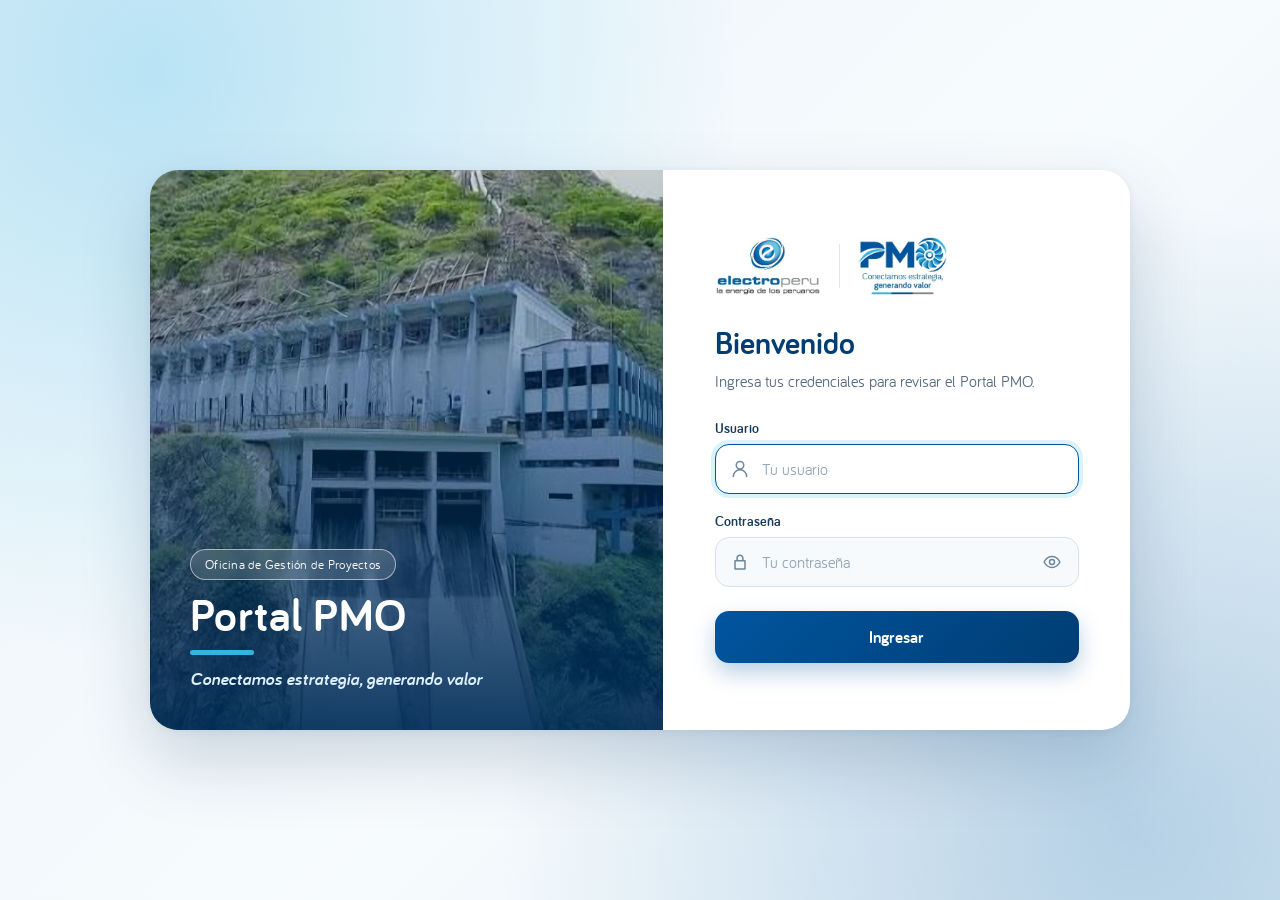
<file: index.html>
<!DOCTYPE html>
<html lang="es">
<head>
  <meta charset="UTF-8">
  <meta name="viewport" content="width=device-width, initial-scale=1.0">
  <meta name="description" content="Portal de la Oficina de Gestión de Proyectos (PMO) de ELECTROPERU: indicadores, portafolios, proyectos, gestión BIM y documentos.">
  <title>Portal PMO | ELECTROPERU</title>
  <link rel="canonical" href="https://frankwcc7.github.io/portal-pmo/">
  <meta property="og:type" content="website">
  <meta property="og:locale" content="es_PE">
  <meta property="og:site_name" content="Portal PMO · ELECTROPERU">
  <meta property="og:title" content="Portal PMO | ELECTROPERU">
  <meta property="og:description" content="Indicadores, portafolios, proyectos, gestión BIM y documentos de la Oficina de Gestión de Proyectos de ELECTROPERU.">
  <meta property="og:url" content="https://frankwcc7.github.io/portal-pmo/">
  <meta property="og:image" content="https://frankwcc7.github.io/portal-pmo/assets/img/og-portal-pmo.jpg">
  <meta property="og:image:width" content="1200">
  <meta property="og:image:height" content="630">
  <meta property="og:image:alt" content="Portal PMO de ELECTROPERU">
  <meta name="twitter:card" content="summary_large_image">
  <link rel="icon" href="favicon.ico" sizes="any">
  <link rel="icon" type="image/png" sizes="32x32" href="assets/img/favicon-32.png">
  <link rel="apple-touch-icon" href="assets/img/apple-touch-icon.png">
  <meta name="theme-color" content="#003D73">
  <link rel="preconnect" href="https://app.powerbi.com">
  <link rel="preconnect" href="https://content.powerapps.com" crossorigin>
  <link rel="dns-prefetch" href="https://wabi-south-central-us-api.analysis.windows.net">
  <link rel="preload" href="assets/fonts/bariol-400.woff2" as="font" type="font/woff2" crossorigin>
  <link rel="preload" href="assets/fonts/bariol-700.woff2" as="font" type="font/woff2" crossorigin>
  <link rel="stylesheet" href="css/estilos.css?v=202611261032">
  <!-- Acceso temporal de revisión: borrar estas 3 líneas cuando se apruebe el portal -->
  <meta name="robots" content="noindex, nofollow">
  <link rel="stylesheet" href="css/acceso.css?v=202611261032">
  <script src="js/acceso.js?v=202611261032"></script>
</head>
<body>
  <div class="reading-progress" aria-hidden="true"><span></span></div>
  <header class="topbar">
    <div class="topbar-inner">
      
      <div class="brand-pair" aria-label="Identidad institucional y de la PMO">
        <div class="logo-slot electro-logo" role="link" tabindex="0" title="Ir al inicio" aria-label="Ir al inicio" style="cursor:pointer">
          <img src="assets/img/logo-electroperu.jpg" width="278" height="151" alt="Logotipo oficial de ELECTROPERU">
        </div>
        <span class="logo-divider" aria-hidden="true"></span>
        <div class="logo-slot pmo-logo go-home" role="link" tabindex="0" title="Ir al inicio" aria-label="Ir al inicio" style="cursor:pointer">
          <img src="assets/img/logo-pmo.jpg" width="232" height="151" alt="Logotipo de la Oficina de Gestión de Proyectos - PMO">
        </div>
      </div>
      <nav class="nav" aria-label="Navegación principal">
        <a class="active" href="#inicio" data-page="inicio">Inicio</a>
        <a href="#gestion-pmo" data-page="gestion-pmo">Gestión PMO</a>
        <a href="#portafolios" data-page="portafolios">Portafolios</a>
        <a href="#proyectos" data-page="proyectos">Proyectos</a>
        <a href="#gestion-bim" data-page="gestion-bim">Gestión BIM</a>
        <a href="#videos" data-page="videos">Videos</a>
      </nav>
    </div>
  </header>


  <main>
    <div id="homeView">
    <section class="hero" id="inicio" aria-label="Presentación del Portal PMO">
      <img src="assets/img/banner-inicio.webp" srcset="assets/img/banner-inicio-800.webp 800w, assets/img/banner-inicio-1280.webp 1280w, assets/img/banner-inicio.webp 1920w" sizes="100vw" width="1920" height="601" fetchpriority="high" alt="Banner de la Oficina de Gestión de Proyectos - Portal PMO, con una vista de una central hidroeléctrica.">
    </section>

    
    <section class="content intro">
      <div class="eyebrow">ELECTROPERU · Gerencia de Proyectos</div>
      <h1>Conoce nuestra PMO</h1>
      <div class="intro-copy">
        <p>La Oficina de Gestión de Proyectos (PMO) de ELECTROPERU impulsa una gestión integrada y estratégica de los portafolios, programas y proyectos de la organización, promoviendo la aplicación de metodologías, herramientas y buenas prácticas que contribuyen al cumplimiento de los objetivos institucionales.</p>
        <p>A través de una visión articulada, fortalecemos la planificación, el seguimiento y el control de las iniciativas, buscando optimizar los recursos, gestionar los riesgos y maximizar la generación de valor para la empresa y el país.</p>
      </div>
    </section>

    <section class="content pbi-kpis" aria-label="Indicadores generales">
      <div class="pbi-scroll">
        <div class="pbi-frame">
          <div class="pbi-skeleton" aria-hidden="true"><span></span><span></span><span></span><span></span><span></span></div>
          <iframe title="Indicadores de la PMO (Power BI)" src="https://app.powerbi.com/view?r=eyJrIjoiZDQ4YmJkYTAtNjU1ZS00ZDE4LWE5ZjEtYTA4NjA2NWRlNTRkIiwidCI6ImY5MzRlNWY3LTAwODgtNGJlZS1hN2RlLWI5ZWNjNWY2OTQxZCIsImMiOjR9" scrolling="no" tabindex="-1"></iframe>
        </div>
      </div>
    </section>
<section class="content news-section" id="newsCarousel" aria-labelledby="newsTitle">
      <div class="news-heading">
        <div>
          <span class="eyebrow">Actualidad · Gerencia de Proyectos</span>
          <h2 id="newsTitle">Noticias y novedades</h2>
          <p>Avances, iniciativas y conocimiento de la PMO.</p>
        </div>
        <div class="news-controls" aria-label="Controles del carrusel">
          <button type="button" class="news-control" id="newsPrev" aria-label="Noticia anterior">‹</button>
          <button type="button" class="news-control" id="newsNext" aria-label="Siguiente noticia">›</button>
        </div>
      </div>
      <div class="news-viewport" id="newsViewport" aria-roledescription="carrusel" aria-label="Noticias de la Gerencia de Proyectos">
        <div class="news-track" id="newsTrack">
<article class="news-slide">
            <button class="news-image-button" type="button" aria-label="Ampliar noticia: Modernizando nuestros grupos de generación">
              <img src="assets/img/modernizacion-de-los-grupos-de-generacion-de-la-mini.webp" data-full="assets/img/modernizacion-de-los-grupos-de-generacion-de-la.webp" alt="Flyer sobre la modernización de los grupos de generación de la central hidroeléctrica Santiago Antúnez de Mayolo." loading="lazy" decoding="async">
              <span class="news-zoom-hint" aria-hidden="true">Ampliar imagen</span>
            </button>
            <div class="news-slide-copy">
              
              <h3>Modernizando nuestros grupos de generación</h3>
            </div>
          </article>
<article class="news-slide">
            <button class="news-image-button" type="button" aria-label="Ampliar noticia: Modernizando nuestros grupos de generación">
              <img src="assets/img/parada-del-grupo-7-de-la-central-santiago-antune-mini.webp" data-full="assets/img/parada-del-grupo-7-de-la-central-santiago-antune.webp" alt="Flyer de la parada del Grupo 7 de la central Santiago Antúnez de Mayolo." loading="lazy" decoding="async">
              <span class="news-zoom-hint" aria-hidden="true">Ampliar imagen</span>
            </button>
            <div class="news-slide-copy">
              
              <h3>Modernizando nuestros grupos de generación</h3>
              <a class="news-video-link" href="https://www.youtube.com/watch?v=CV2vzfq5yug" target="_blank" rel="noopener noreferrer">Ver video de la parada del Grupo 7 ↗</a>
            </div>
          </article>
<article class="news-slide">
            <button class="news-image-button" type="button" aria-label="Ampliar noticia: Retomamos los trabajos del Relleno Sanitario de Quichuas">
              <img src="assets/img/reanudacion-de-los-trabajos-del-relleno-sanitari-mini.webp" data-full="assets/img/reanudacion-de-los-trabajos-del-relleno-sanitari.webp" alt="Flyer sobre la reanudación de los trabajos del Relleno Sanitario de Quichuas." loading="lazy" decoding="async">
              <span class="news-zoom-hint" aria-hidden="true">Ampliar imagen</span>
            </button>
            <div class="news-slide-copy">
              
              <h3>Retomamos los trabajos del Relleno Sanitario de Quichuas</h3>
            </div>
          </article>
<article class="news-slide">
            <button class="news-image-button" type="button" aria-label="Ampliar noticia: Inspección y ensayos de los Alivios 1, 2 y 3">
              <img src="assets/img/inspeccion-y-ensayos-de-los-alivios-1-2-y-3-de-l-mini.webp" data-full="assets/img/inspeccion-y-ensayos-de-los-alivios-1-2-y-3-de-l.webp" alt="Flyer sobre la inspección y ensayos de los Alivios 1, 2 y 3 de la Presa Tablachaca." loading="lazy" decoding="async">
              <span class="news-zoom-hint" aria-hidden="true">Ampliar imagen</span>
            </button>
            <div class="news-slide-copy">
              
              <h3>Inspección y ensayos de los Alivios 1, 2 y 3</h3>
            </div>
          </article>
          <article class="news-slide">
            <button class="news-image-button" type="button" aria-label="Ampliar noticia: Plantas de tratamiento de agua potable en operación">
              <img src="assets/img/puesta-en-operacion-de-las-plantas-de-tratamient-mini.webp" data-full="assets/img/puesta-en-operacion-de-las-plantas-de-tratamient.webp" alt="Flyer sobre la puesta en operación de las plantas de tratamiento de agua potable de ELECTROPERU." loading="lazy" decoding="async">
              <span class="news-zoom-hint" aria-hidden="true">Ampliar imagen</span>
            </button>
            <div class="news-slide-copy">
              
              <h3>Plantas de tratamiento de agua potable en operación</h3>
              <a class="news-video-link" href="https://www.youtube.com/watch?v=ynFJo64Md2k" target="_blank" rel="noopener noreferrer">Ver video de las PTAP ↗</a>
            </div>
          </article>
<article class="news-slide">
            <button class="news-image-button" type="button" aria-label="Ampliar noticia: Visita académica de la Universidad de la Costa">
              <img src="assets/img/visita-de-estudiantes-de-posgrado-de-la-universi-mini.webp" data-full="assets/img/visita-de-estudiantes-de-posgrado-de-la-universi.webp" alt="Flyer de la visita de estudiantes de posgrado de la Universidad de la Costa de Colombia a ELECTROPERU." loading="lazy" decoding="async">
              <span class="news-zoom-hint" aria-hidden="true">Ampliar imagen</span>
            </button>
            <div class="news-slide-copy">
              
              <h3>Visita académica de la Universidad de la Costa</h3>
              <a class="news-video-link" href="https://www.youtube.com/watch?v=Unz9EVj9ey4" target="_blank" rel="noopener noreferrer">Ver video de la visita académica ↗</a>
            </div>
          </article>
<article class="news-slide">
            <button class="news-image-button" type="button" aria-label="Ampliar noticia: ¿Sabías que tenemos 10 portafolios institucionales?">
              <img src="assets/img/diez-portafolios-institucionales-de-electroperu-mini.webp" data-full="assets/img/diez-portafolios-institucionales-de-electroperu.webp" alt="Infografía que presenta los diez portafolios institucionales de ELECTROPERU." loading="lazy" decoding="async">
              <span class="news-zoom-hint" aria-hidden="true">Ampliar imagen</span>
            </button>
            <div class="news-slide-copy">
              
              <h3>¿Sabías que tenemos 10 portafolios institucionales?</h3>
            </div>
          </article>
<article class="news-slide">
            <button class="news-image-button" type="button" aria-label="Ampliar noticia: Culminó el Programa de Mentoría 2026">
              <img src="assets/img/cierre-del-programa-de-mentoria-2026-de-la-pmo-mini.webp" data-full="assets/img/cierre-del-programa-de-mentoria-2026-de-la-pmo.webp" alt="Flyer de cierre del Programa de Mentoría 2026 de la PMO." loading="lazy" decoding="async">
              <span class="news-zoom-hint" aria-hidden="true">Ampliar imagen</span>
            </button>
            <div class="news-slide-copy">
              
              <h3>Culminó el Programa de Mentoría 2026</h3>
            </div>
          </article>       </div>
      </div>
      <div class="news-footer">
        <div class="news-dots" id="newsDots" role="group" aria-label="Seleccionar noticia"></div>
        <span class="news-count" id="newsCount" aria-live="polite">1 / 5</span>
      </div>
      <dialog class="news-lightbox" id="newsLightbox" aria-label="Imagen de noticia ampliada">
        <button type="button" class="news-lightbox-close" id="newsLightboxClose" aria-label="Cerrar imagen ampliada">×</button>
        <img id="newsLightboxImage" alt="">
        <p id="newsLightboxCaption"></p>
      </dialog>
    </section>

    </div>


    <section id="projectsView" class="portfolio-view projects-view" hidden aria-labelledby="projectsTitle">
      <div class="content portfolio-shell">
        <div class="portfolio-heading">
          <div class="eyebrow">ELECTROPERU · Gerencia de Proyectos</div>
          <h1 id="projectsTitle">Proyectos</h1>
          <p>Consulta el portafolio de proyectos y sus principales indicadores de gestión.</p>
        </div>
        <section class="projects-dashboard" aria-label="Dashboard de proyectos">
          <div class="powerbi-frame">
            <iframe
              title="MODELO 01 - Dashboard de proyectos ELECTROPERU"
              data-preload-src="https://app.powerbi.com/view?r=eyJrIjoiZjhmNjhkNDItZjlhNC00ZjM2LWFhMWYtZjdmMmY5OTBiZDM1IiwidCI6ImY5MzRlNWY3LTAwODgtNGJlZS1hN2RlLWI5ZWNjNWY2OTQxZCIsImMiOjR9"
              data-preload-page="proyectos"
              allowfullscreen="true">
            </iframe>
          </div>
        </section>
        <section class="project-gallery" aria-labelledby="projectGalleryTitle">
          <div class="project-gallery-heading">
            <div><span class="section-kicker">Proyectos que transforman</span><h2 id="projectGalleryTitle">Proyectos destacados</h2><p>Imágenes de los proyectos más relevantes de ELECTROPERU.</p></div>
            <div class="project-gallery-controls" aria-label="Navegar fotografías de proyectos"><button class="project-gallery-arrow" type="button" data-project-prev aria-label="Fotografías anteriores">‹</button><button class="project-gallery-arrow" type="button" data-project-next aria-label="Fotografías siguientes">›</button></div>
          </div>
          <div class="project-gallery-viewport"><div class="project-gallery-track" data-project-track>
            <article class="project-photo-card"><button class="project-photo" type="button" aria-label="Ampliar foto: Intervenciones Prioritarias en la Central Hidroeléctrica Santiago Antúnez de Mayolo"><img src="assets/img/proyectos/intervenciones-prioritarias-en-la-central-hidroelectrica-san.webp" data-full="assets/img/proyectos/intervenciones-prioritarias-en-la-central-hidroelectrica-san-full.webp" alt="Intervenciones Prioritarias en la Central Hidroeléctrica Santiago Antúnez de Mayolo" loading="lazy" decoding="async"><span class="news-zoom-hint" aria-hidden="true">Ampliar imagen</span></button><div class="project-photo-info"><h3>Intervenciones Prioritarias en la Central Hidroeléctrica Santiago Antúnez de Mayolo</h3></div></article>
            <article class="project-photo-card"><button class="project-photo" type="button" aria-label="Ampliar foto: Intervenciones Prioritarias en la Central Hidroeléctrica Restitución"><img src="assets/img/proyectos/intervenciones-prioritarias-en-la-central-hidroelectrica-res.webp" data-full="assets/img/proyectos/intervenciones-prioritarias-en-la-central-hidroelectrica-res-full.webp" alt="Intervenciones Prioritarias en la Central Hidroeléctrica Restitución" loading="lazy" decoding="async"><span class="news-zoom-hint" aria-hidden="true">Ampliar imagen</span></button><div class="project-photo-info"><h3>Intervenciones Prioritarias en la Central Hidroeléctrica Restitución</h3></div></article>
            <article class="project-photo-card"><button class="project-photo" type="button" aria-label="Ampliar foto: Implementación del sistema de almacenamiento de energía en baterías (BESS) para RPF en ELECTROPERU"><img src="assets/img/proyectos/implementacion-del-sistema-de-almacenamiento-de-energia-en-b.webp" data-full="assets/img/proyectos/implementacion-del-sistema-de-almacenamiento-de-energia-en-b-full.webp" alt="Implementación del sistema de almacenamiento de energía en baterías (BESS) para RPF en ELECTROPERU" loading="lazy" decoding="async"><span class="news-zoom-hint" aria-hidden="true">Ampliar imagen</span></button><div class="project-photo-info"><h3>Implementación del sistema de almacenamiento de energía en baterías (BESS) para RPF en ELECTROPERU</h3></div></article>
            <article class="project-photo-card"><button class="project-photo" type="button" aria-label="Ampliar foto: Rehabilitación de los Alivios 1, 2 y 3 de la Presa Tablachaca"><img src="assets/img/proyectos/rehabilitacion-de-los-alivios-1-2-y-3-de-la-presa-tablachaca.webp" data-full="assets/img/proyectos/rehabilitacion-de-los-alivios-1-2-y-3-de-la-presa-tablachaca-full.webp" alt="Rehabilitación de los Alivios 1, 2 y 3 de la Presa Tablachaca" loading="lazy" decoding="async"><span class="news-zoom-hint" aria-hidden="true">Ampliar imagen</span></button><div class="project-photo-info"><h3>Rehabilitación de los Alivios 1, 2 y 3 de la Presa Tablachaca</h3></div></article>
            <article class="project-photo-card"><button class="project-photo" type="button" aria-label="Ampliar foto: Construcción de Relleno Sanitario para residuos genéricos no peligrosos en Quichuas"><img src="assets/img/proyectos/construccion-de-relleno-sanitario-para-residuos-genericos-no.webp" data-full="assets/img/proyectos/construccion-de-relleno-sanitario-para-residuos-genericos-no-full.webp" alt="Construcción de Relleno Sanitario para residuos genéricos no peligrosos en Quichuas" loading="lazy" decoding="async"><span class="news-zoom-hint" aria-hidden="true">Ampliar imagen</span></button><div class="project-photo-info"><h3>Construcción de Relleno Sanitario para residuos genéricos no peligrosos en Quichuas</h3></div></article>
            <article class="project-photo-card"><button class="project-photo" type="button" aria-label="Ampliar foto: Recuperación del campamento Quichuas de la Presa Tablachaca"><img src="assets/img/proyectos/recuperacion-del-campamento-quichuas-de-la-presa-tablachaca.webp" data-full="assets/img/proyectos/recuperacion-del-campamento-quichuas-de-la-presa-tablachaca-full.webp" alt="Recuperación del campamento Quichuas de la Presa Tablachaca" loading="lazy" decoding="async"><span class="news-zoom-hint" aria-hidden="true">Ampliar imagen</span></button><div class="project-photo-info"><h3>Recuperación del campamento Quichuas de la Presa Tablachaca</h3></div></article>
            <article class="project-photo-card"><button class="project-photo" type="button" aria-label="Ampliar foto: Creación del afianzamiento hídrico - Laguna Llacsa"><img src="assets/img/proyectos/creacion-del-afianzamiento-hidrico-laguna-llacsa.webp" data-full="assets/img/proyectos/creacion-del-afianzamiento-hidrico-laguna-llacsa-full.webp" alt="Creación del afianzamiento hídrico - Laguna Llacsa" loading="lazy" decoding="async"><span class="news-zoom-hint" aria-hidden="true">Ampliar imagen</span></button><div class="project-photo-info"><h3>Creación del afianzamiento hídrico - Laguna Llacsa</h3></div></article>
            <article class="project-photo-card"><button class="project-photo" type="button" aria-label="Ampliar foto: Creación del afianzamiento hídrico - Laguna Paucará"><img src="assets/img/proyectos/creacion-del-afianzamiento-hidrico-laguna-paucara.webp" data-full="assets/img/proyectos/creacion-del-afianzamiento-hidrico-laguna-paucara-full.webp" alt="Creación del afianzamiento hídrico - Laguna Paucará" loading="lazy" decoding="async"><span class="news-zoom-hint" aria-hidden="true">Ampliar imagen</span></button><div class="project-photo-info"><h3>Creación del afianzamiento hídrico - Laguna Paucará</h3></div></article>
            <article class="project-photo-card"><button class="project-photo" type="button" aria-label="Ampliar foto: Mantenimiento del túnel de aducción"><img src="assets/img/proyectos/mantenimiento-del-tunel-de-aduccion.webp" data-full="assets/img/proyectos/mantenimiento-del-tunel-de-aduccion-full.webp" alt="Mantenimiento del túnel de aducción" loading="lazy" decoding="async"><span class="news-zoom-hint" aria-hidden="true">Ampliar imagen</span></button><div class="project-photo-info"><h3>Mantenimiento del túnel de aducción</h3></div></article>
            <article class="project-photo-card"><button class="project-photo" type="button" aria-label="Ampliar foto: Implementación BIM"><img src="assets/img/proyectos/implementacion-bim.webp" data-full="assets/img/proyectos/implementacion-bim-full.webp" alt="Implementación BIM" loading="lazy" decoding="async"><span class="news-zoom-hint" aria-hidden="true">Ampliar imagen</span></button><div class="project-photo-info"><h3>Implementación BIM</h3></div></article>
          </div></div>
          <div class="project-gallery-footer"><div class="news-dots" data-project-dots role="group" aria-label="Seleccionar proyectos"></div><span class="news-count" data-project-count aria-live="polite"></span></div>
        </section>
      </div>
    </section>

    <section id="bimView" class="portfolio-view" hidden aria-labelledby="bimTitle">
      <div class="content portfolio-shell">
        <div class="portfolio-heading">
          <div class="eyebrow">ELECTROPERU · Gerencia de Proyectos</div>
          <h1 id="bimTitle">Gestión BIM</h1>
        </div>
        <div class="bim-embed">
          <div class="bim-embed-bar">
            <span><span class="bim-dot" aria-hidden="true"></span>Dashboard BIM</span>
            <a href="https://electroperu-bim-dashboard.vercel.app/pmo?footer=0" target="_blank" rel="noopener">Abrir en pantalla completa ↗</a>
          </div>
          <div class="bim-frame">
            <p class="bim-loading">Cargando dashboard BIM…</p>
            <iframe id="bimFrame" title="Dashboard de Gestión BIM de ELECTROPERU" data-preload-src="https://electroperu-bim-dashboard.vercel.app/pmo?footer=0" data-preload-page="gestion-bim" scrolling="no" allowfullscreen></iframe>
          </div>
        </div>
      </div>
    </section>
    <section id="videosView" class="portfolio-view" hidden aria-labelledby="videosTitle">
      <div class="content portfolio-shell">
        <div class="portfolio-heading">
          <div class="eyebrow">ELECTROPERU · Gerencia de Proyectos</div>
          <h1 id="videosTitle">Videos</h1>
        </div>
        <div class="video-grid">
          <article class="video-card">
            <button class="video-thumb" type="button" data-video="2_yqVKwhSj8" data-start="0" aria-label="Reproducir: Gestión responsable de residuos en el distrito de Quichuas">
              <img src="https://i.ytimg.com/vi/2_yqVKwhSj8/hqdefault.jpg" alt="" loading="lazy" decoding="async">
              <span class="video-play" aria-hidden="true"><svg viewBox="0 0 24 24"><path d="M8 5.5v13l11-6.5z"/></svg></span>
            </button>
            <h2>Gestión responsable de residuos en el distrito de Quichuas</h2>
          </article>
          <article class="video-card">
            <button class="video-thumb" type="button" data-video="hMLC6tRFbBs" data-start="0" aria-label="Reproducir: Presentación del Portafolio de Proyectos de ELECTROPERU">
              <img src="https://i.ytimg.com/vi/hMLC6tRFbBs/hqdefault.jpg" alt="" loading="lazy" decoding="async">
              <span class="video-play" aria-hidden="true"><svg viewBox="0 0 24 24"><path d="M8 5.5v13l11-6.5z"/></svg></span>
            </button>
            <h2>Presentación del Portafolio de Proyectos de ELECTROPERU</h2>
          </article>
          <article class="video-card">
            <button class="video-thumb" type="button" data-video="53RE2z3-ro0" data-start="0" aria-label="Reproducir: Lecciones Aprendidas 2024 de ELECTROPERU">
              <img src="https://i.ytimg.com/vi/53RE2z3-ro0/hqdefault.jpg" alt="" loading="lazy" decoding="async">
              <span class="video-play" aria-hidden="true"><svg viewBox="0 0 24 24"><path d="M8 5.5v13l11-6.5z"/></svg></span>
            </button>
            <h2>Lecciones Aprendidas 2024 de ELECTROPERU</h2>
          </article>
          <article class="video-card">
            <button class="video-thumb" type="button" data-video="NgBgikrNZFI" data-start="0" aria-label="Reproducir: Kick Off del Proyecto de Intervenciones Prioritarias">
              <img src="https://i.ytimg.com/vi/NgBgikrNZFI/hqdefault.jpg" alt="" loading="lazy" decoding="async">
              <span class="video-play" aria-hidden="true"><svg viewBox="0 0 24 24"><path d="M8 5.5v13l11-6.5z"/></svg></span>
            </button>
            <h2>Kick Off del Proyecto de Intervenciones Prioritarias</h2>
          </article>
          <article class="video-card">
            <button class="video-thumb" type="button" data-video="ONtZl7CXwWA" data-start="0" aria-label="Reproducir: Firma de contrato">
              <img src="https://i.ytimg.com/vi/ONtZl7CXwWA/hqdefault.jpg" alt="" loading="lazy" decoding="async">
              <span class="video-play" aria-hidden="true"><svg viewBox="0 0 24 24"><path d="M8 5.5v13l11-6.5z"/></svg></span>
            </button>
            <h2>Firma de contrato</h2>
          </article>
          <article class="video-card">
            <button class="video-thumb" type="button" data-video="ol8QDxVM9IQ" data-start="0" aria-label="Reproducir: Logros en la adopción progresiva de la metodología BIM">
              <img src="https://i.ytimg.com/vi/ol8QDxVM9IQ/hqdefault.jpg" alt="" loading="lazy" decoding="async">
              <span class="video-play" aria-hidden="true"><svg viewBox="0 0 24 24"><path d="M8 5.5v13l11-6.5z"/></svg></span>
            </button>
            <h2>Logros en la adopción progresiva de la metodología BIM</h2>
          </article>
        </div>      </div>
    </section>
    <section id="portfoliosView" class="portfolio-view" hidden aria-labelledby="portfolioTitle">
      <div class="content portfolio-shell">
        <div class="portfolio-heading">
          <div class="eyebrow">ELECTROPERU · Gerencia de Proyectos</div>
          <h1 id="portfolioTitle">Nuestros portafolios</h1>
          <p>La gestión de portafolios organiza y articula iniciativas, programas y proyectos para contribuir al cumplimiento de los objetivos estratégicos de ELECTROPERU.</p>
        </div>
        <div class="portfolio-purpose">
          <div class="purpose-mark" aria-hidden="true">
            <svg viewBox="0 0 48 48" role="img" focusable="false">
              <path d="M13 5.5h15l8 8V39a3 3 0 0 1-3 3H13a3 3 0 0 1-3-3V8.5a3 3 0 0 1 3-3Z" fill="none" stroke="currentColor" stroke-width="2.8" stroke-linejoin="round"/>
              <path d="M28 5.5v9h8M17 22h15M17 28h15M17 34h10" fill="none" stroke="currentColor" stroke-width="2.8" stroke-linecap="round" stroke-linejoin="round"/>
            </svg>
          </div>
          <div>
            <strong>10 portafolios institucionales</strong>
            <span>Un modelo común para alinear iniciativas, generar valor y facilitar la toma de decisiones.</span>
          </div>
        </div>
        <div id="portfolioList" class="portfolio-grid" aria-label="Listado de portafolios">
          <button class="portfolio-card" type="button" data-portfolio="0"><span class="portfolio-number">01</span><span class="portfolio-card-title">Activos</span><span class="portfolio-card-copy">Creación, ampliación, modernización y renovación de activos estratégicos.</span><span class="portfolio-card-meta">OEI 6 · Eficiencia operativa</span><span class="portfolio-card-action">Ver información <span aria-hidden="true">→</span></span></button>
          <button class="portfolio-card" type="button" data-portfolio="1"><span class="portfolio-number">02</span><span class="portfolio-card-title">Inversiones Financieras</span><span class="portfolio-card-copy">Gestión eficiente de los recursos financieros y generación de rentabilidad.</span><span class="portfolio-card-meta">OEI 1 · Valor económico</span><span class="portfolio-card-action">Ver información <span aria-hidden="true">→</span></span></button>
          <button class="portfolio-card" type="button" data-portfolio="2"><span class="portfolio-number">03</span><span class="portfolio-card-title">Gestión de Patrimonio</span><span class="portfolio-card-copy">Administración, valorización y aprovechamiento de los bienes inmuebles.</span><span class="portfolio-card-meta">OEI 1 · Valor económico</span><span class="portfolio-card-action">Ver información <span aria-hidden="true">→</span></span></button>
          <button class="portfolio-card" type="button" data-portfolio="3"><span class="portfolio-number">04</span><span class="portfolio-card-title">Mantenimiento Operativo</span><span class="portfolio-card-copy">Confiabilidad, seguridad y continuidad operativa de los activos.</span><span class="portfolio-card-meta">OEI 6 · Eficiencia operativa</span><span class="portfolio-card-action">Ver información <span aria-hidden="true">→</span></span></button>
          <button class="portfolio-card" type="button" data-portfolio="4"><span class="portfolio-number">05</span><span class="portfolio-card-title">Innovación</span><span class="portfolio-card-copy">Nuevas tecnologías, metodologías, herramientas y modelos de gestión.</span><span class="portfolio-card-meta">OEI 8 · Innovación y transformación digital</span><span class="portfolio-card-action">Ver información <span aria-hidden="true">→</span></span></button>
          <button class="portfolio-card" type="button" data-portfolio="5"><span class="portfolio-number">06</span><span class="portfolio-card-title">Comercial</span><span class="portfolio-card-copy">Relación con clientes, comercialización de energía y servicios de valor.</span><span class="portfolio-card-meta">OEI 3 · Satisfacción de clientes</span><span class="portfolio-card-action">Ver información <span aria-hidden="true">→</span></span></button>
          <button class="portfolio-card" type="button" data-portfolio="6"><span class="portfolio-number">07</span><span class="portfolio-card-title">Legal</span><span class="portfolio-card-copy">Cumplimiento regulatorio y gestión de controversias legales y contractuales.</span><span class="portfolio-card-meta">OEI 5 · Gobernanza</span><span class="portfolio-card-action">Ver información <span aria-hidden="true">→</span></span></button>
          <button class="portfolio-card" type="button" data-portfolio="7"><span class="portfolio-number">08</span><span class="portfolio-card-title">Sostenibilidad</span><span class="portfolio-card-copy">Valor económico, social y ambiental; prácticas responsables ESG.</span><span class="portfolio-card-meta">OEI 2 y OEI 4 · Valor e imagen institucional</span><span class="portfolio-card-action">Ver información <span aria-hidden="true">→</span></span></button>
          <button class="portfolio-card" type="button" data-portfolio="8"><span class="portfolio-number">09</span><span class="portfolio-card-title">Riesgos</span><span class="portfolio-card-copy">Identificación, evaluación y gestión de riesgos y oportunidades.</span><span class="portfolio-card-meta">OEI 5 · Gobernanza</span><span class="portfolio-card-action">Ver información <span aria-hidden="true">→</span></span></button>
          <button class="portfolio-card" type="button" data-portfolio="9"><span class="portfolio-number">10</span><span class="portfolio-card-title">Talento</span><span class="portfolio-card-copy">Desarrollo del capital humano, conocimiento, competencias y liderazgo.</span><span class="portfolio-card-meta">OEI 9 · Talento y desarrollo organizacional</span><span class="portfolio-card-action">Ver información <span aria-hidden="true">→</span></span></button>
        </div>
        <div id="portfolioDetail" class="portfolio-detail" hidden aria-live="polite">
          <button id="backToPortfolios" class="back-link" type="button">← Volver a todos los portafolios</button>
          <div class="detail-topline"><span id="detailNumber" class="detail-number">01</span><span class="detail-kicker">PORTAFOLIO INSTITUCIONAL</span></div>
          <h2 id="detailTitle"></h2>
          <p id="detailDescription" class="detail-description"></p>
          <div class="detail-facts">
            <div class="detail-fact"><span>Objetivo Estratégico Institucional</span><strong id="detailOei"></strong></div>
            <div class="detail-fact"><span>Responsable según el Manual</span><strong id="detailResponsible"></strong></div>
          </div>
          <div class="detail-note">La estructura de gestión de cada portafolio considera un Responsable de Portafolio, un Gestor de Portafolio y, según las necesidades, equipo técnico, soportes técnicos y control documentario.</div>
        </div>
        <p class="portfolio-footnote">Los diez portafolios, en su conjunto, contribuyen al OEI 7: Mejorar la Gestión de Portafolios.</p>
      </div>
    </section>


    <section id="managementView" class="management-view" hidden aria-labelledby="managementTitle">
      <div class="content management-shell">
        <header class="management-heading">
          <div class="eyebrow">ELECTROPERU · Gerencia de Proyectos</div>
          <h1 id="managementTitle">Gestión PMO</h1>
          <p>Conoce la evolución de la Oficina de Gestión de Proyectos y las iniciativas que fortalecen la gestión del conocimiento y el desarrollo de capacidades.</p>
        </header>

        <section class="history-section" aria-labelledby="historyTitle">
          <div class="section-heading-row">
            <div>
              <span class="section-kicker">Nuestra trayectoria</span>
              <h2 id="historyTitle">Historia y evolución de la PMO</h2>
            </div>
          </div>
          <p class="section-intro">Pasa el cursor sobre una fecha o selecciónala para descubrir el hito.</p>
          
          <div class="timeline" aria-label="Línea del tiempo de la evolución de la PMO">
            <div class="timeline-track" aria-hidden="true"></div>
            <div class="timeline-grid">
              <article class="timeline-item">
                <button class="timeline-year" type="button" aria-expanded="false" aria-controls="timeline-detail-1">2015</button>
                <span class="timeline-dot" aria-hidden="true"></span>
                <div class="timeline-card" id="timeline-detail-1" aria-hidden="true">
                  <span class="timeline-icon" aria-hidden="true">
                    <svg viewBox="0 0 48 48"><path d="M24 5 42 14v12c0 10-7 15-18 18C13 41 6 36 6 26V14z" fill="none" stroke="currentColor" stroke-width="2.8" stroke-linejoin="round"/><path d="m15 24 6 6 13-14" fill="none" stroke="#34B4E4" stroke-width="4" stroke-linecap="round" stroke-linejoin="round"/></svg>
                  </span>
                  <p>Aprobación de la Política de Inversiones por el Directorio.</p>
                </div>
              </article>

              <article class="timeline-item">
                <button class="timeline-year" type="button" aria-expanded="false" aria-controls="timeline-detail-2">2019</button>
                <span class="timeline-dot" aria-hidden="true"></span>
                <div class="timeline-card" id="timeline-detail-2" aria-hidden="true">
                  <span class="timeline-icon" aria-hidden="true">
                    <svg viewBox="0 0 48 48"><circle cx="24" cy="15" r="8" fill="none" stroke="currentColor" stroke-width="2.8"/><path d="M9 40c1-9 6-14 15-14s14 5 15 14" fill="none" stroke="currentColor" stroke-width="2.8" stroke-linecap="round"/><circle cx="37" cy="35" r="8" fill="#34B4E4" stroke="currentColor" stroke-width="2"/><path d="m33 35 3 3 5-6" fill="none" stroke="#fff" stroke-width="2" stroke-linecap="round"/></svg>
                  </span>
                  <p>ELECTROPERU elegida por FONAFE como empresa piloto para implementar su Oficina de Gestión de Proyectos.</p>
                </div>
              </article>

              <article class="timeline-item">
                <button class="timeline-year" type="button" aria-expanded="false" aria-controls="timeline-detail-3">2019</button>
                <span class="timeline-dot" aria-hidden="true"></span>
                <div class="timeline-card" id="timeline-detail-3" aria-hidden="true">
                  <span class="timeline-icon" aria-hidden="true">
                    <svg viewBox="0 0 48 48"><circle cx="24" cy="8" r="4" fill="currentColor"/><circle cx="9" cy="37" r="4" fill="#34B4E4" stroke="currentColor" stroke-width="1.5"/><circle cx="24" cy="37" r="4" fill="#34B4E4" stroke="currentColor" stroke-width="1.5"/><circle cx="39" cy="37" r="4" fill="#34B4E4" stroke="currentColor" stroke-width="1.5"/><path d="M24 12v9M9 33V25h30v8M24 21v12" fill="none" stroke="currentColor" stroke-width="2.5" stroke-linecap="round" stroke-linejoin="round"/></svg>
                  </span>
                  <p>Conformación del Comité de Gobierno y aprobación de las Guías de Portafolios y Proyectos.</p>
                </div>
              </article>

              <article class="timeline-item">
                <button class="timeline-year" type="button" aria-expanded="false" aria-controls="timeline-detail-4">2021</button>
                <span class="timeline-dot" aria-hidden="true"></span>
                <div class="timeline-card" id="timeline-detail-4" aria-hidden="true">
                  <span class="timeline-icon" aria-hidden="true"><img src="assets/img/icono-hito-1.png" alt="" aria-hidden="true" loading="lazy" decoding="async" /></span>
                  <p>Contratación de la consultoría OPM3 y Gestión del Cambio e implementación de la Guía de Lecciones Aprendidas.</p>
                </div>
              </article>

              <article class="timeline-item">
                <button class="timeline-year" type="button" aria-expanded="false" aria-controls="timeline-detail-5">2022</button>
                <span class="timeline-dot" aria-hidden="true"></span>
                <div class="timeline-card" id="timeline-detail-5" aria-hidden="true">
                  <span class="timeline-icon" aria-hidden="true"><img src="assets/img/icono-hito-2.png" alt="" aria-hidden="true" loading="lazy" decoding="async" /></span>
                  <p>Migración del espacio de proyectos desde Project Server a Project Online, vinculado con Power BI.</p>
                </div>
              </article>

              <article class="timeline-item">
                <button class="timeline-year" type="button" aria-expanded="false" aria-controls="timeline-detail-6">2023</button>
                <span class="timeline-dot" aria-hidden="true"></span>
                <div class="timeline-card" id="timeline-detail-6" aria-hidden="true">
                  <span class="timeline-icon" aria-hidden="true">
                    <svg viewBox="0 0 48 48"><path d="M24 5c-7 0-13 6-13 13 0 10 13 25 13 25s13-15 13-25c0-7-6-13-13-13Z" fill="#E5F4FB" stroke="currentColor" stroke-width="2.5"/><circle cx="24" cy="18" r="4" fill="#34B4E4" stroke="currentColor" stroke-width="2"/><path d="M5 37h9m20 0h9M9 32l-4 5 4 5m30-10 4 5-4 5" fill="none" stroke="#34B4E4" stroke-width="2" stroke-linecap="round" stroke-linejoin="round"/></svg>
                  </span>
                  <p>Inicio de la implementación del Plan de Acción de Mejora de la madurez de la PMO, en ciclos de implementación.</p>
                </div>
              </article>

              <article class="timeline-item">
                <button class="timeline-year" type="button" aria-expanded="false" aria-controls="timeline-detail-7">2024</button>
                <span class="timeline-dot" aria-hidden="true"></span>
                <div class="timeline-card" id="timeline-detail-7" aria-hidden="true">
                  <span class="timeline-icon" aria-hidden="true"><img src="assets/img/icono-hito-3.png" alt="" aria-hidden="true" loading="lazy" decoding="async" /></span>
                  <p>Integración de herramientas tecnológicas como Planner y Power BI. Auditorías de adherencia.</p>
                </div>
              </article>

              <article class="timeline-item">
                <button class="timeline-year" type="button" aria-expanded="false" aria-controls="timeline-detail-8">2025</button>
                <span class="timeline-dot" aria-hidden="true"></span>
                <div class="timeline-card" id="timeline-detail-8" aria-hidden="true">
                  <span class="timeline-icon" aria-hidden="true">
                    <svg viewBox="0 0 48 48"><path d="M9 5h22l8 8v30H9z" fill="#E5F4FB" stroke="currentColor" stroke-width="2.5" stroke-linejoin="round"/><path d="M31 5v9h8M15 21h17M15 27h17" stroke="currentColor" stroke-width="2.2" stroke-linecap="round"/><circle cx="30" cy="34" r="8" fill="#34B4E4" stroke="currentColor" stroke-width="2"/><path d="m26 34 3 3 5-6" fill="none" stroke="#fff" stroke-width="2" stroke-linecap="round"/></svg>
                  </span>
                  <p>Implementación del Plan de Mentoría y actualización del Manual de Gestión de Portafolio, Programas y Proyectos (v.05).</p>
                </div>
              </article>

              <article class="timeline-item timeline-current">
                <button class="timeline-year" type="button" aria-expanded="false" aria-controls="timeline-detail-9">2026 – actualidad</button>
                <span class="timeline-dot" aria-hidden="true"></span>
                <div class="timeline-card" id="timeline-detail-9" aria-hidden="true">
                  <span class="timeline-icon" aria-hidden="true">
                    <svg viewBox="0 0 48 48"><circle cx="21" cy="21" r="13" fill="none" stroke="currentColor" stroke-width="3"/><path d="m31 31 10 10M14 21h14M21 14v14" fill="none" stroke="#34B4E4" stroke-width="3" stroke-linecap="round"/></svg>
                  </span>
                  <p>Evaluación de la madurez de la PMO y formulación del plan de acción para los siguientes años.<br><br>Actualización del Manual de Gestión de Portafolios, Programas y Proyectos (v.06), con enfoque en la gestión de múltiples portafolios.</p>
                </div>
              </article>
            </div>
          </div>

        </section>

        <section class="management-topics" aria-label="Iniciativas de gestión PMO">
          <article class="management-topic knowledge-topic">
            <div class="topic-visual" aria-hidden="true">
              <svg viewBox="0 0 64 64">
                <path d="M13 9h25l12 12v34H13z" fill="none" stroke="currentColor" stroke-width="3" stroke-linejoin="round"/>
                <path d="M38 9v13h12M21 31h21M21 39h21M21 47h14" fill="none" stroke="currentColor" stroke-width="3" stroke-linecap="round"/>
                <circle cx="47" cy="46" r="10" fill="#34B4E4" stroke="#00559F" stroke-width="2"/>
                <path d="M47 40v12M43 44h8" stroke="#fff" stroke-width="2.5" stroke-linecap="round"/>
              </svg>
            </div>
            <div class="topic-content">
              <span class="section-kicker">Aprendizaje y mejora continua</span>
              <h2>Gestión del conocimiento</h2>
              <p>Desde 2025, ELECTROPERU desarrolla un Plan de Mentoría para preservar conocimientos críticos, compartir experiencias y fortalecer la continuidad de las funciones estratégicas.</p>
              <div class="topic-tags">
                <span>Lecciones aprendidas</span>
                <span>Buenas prácticas</span>
                <span>Mentoría</span>
              </div>
              <button class="topic-open" type="button" data-topic="knowledge">Conocer más <span aria-hidden="true">→</span></button>
            </div>
          </article>

          <article class="management-topic awards-topic">
            <div class="topic-visual award-visual" aria-hidden="true">
              <svg viewBox="0 0 64 64">
                <path d="M20 10h24v13c0 12-5 19-12 19s-12-7-12-19z" fill="none" stroke="currentColor" stroke-width="3" stroke-linejoin="round"/>
                <path d="M20 17H10v7c0 8 5 12 13 12M44 17h10v7c0 8-5 12-13 12M32 42v9M22 55h20" fill="none" stroke="currentColor" stroke-width="3" stroke-linecap="round"/>
                <path d="m32 16 2.5 5 5.5.8-4 3.9 1 5.5-5-2.7-5 2.7 1-5.5-4-3.9 5.5-.8z" fill="#34B4E4" stroke="#00559F" stroke-width="1.5" stroke-linejoin="round"/>
              </svg>
            </div>
            <div class="topic-content">
              <span class="section-kicker">Reconocimiento y excelencia</span>
              <h2>ELECTROPERU en los PMO Awards 2026</h2>
              <p>En 2026, ELECTROPERU llevó su experiencia de gestión de proyectos a una competencia internacional del PMI y avanzó hasta la etapa regional, en un proceso de evaluación y aprendizaje institucional.</p>
              <div class="topic-tags">
                <span>PMO Awards 2026</span>
                <span>Experiencias</span>
                <span>Gestión de proyectos</span>
              </div>
              <button class="topic-open" type="button" data-topic="awards">Conocer más <span aria-hidden="true">→</span></button>
            </div>
          </article>
        </section>

        <section id="managementTopicDetail" class="management-topic-detail" hidden aria-live="polite">
          <button id="backToManagementTopics" class="back-link" type="button">← Volver a Gestión PMO</button>

          <article id="knowledgeDetail" class="topic-detail-content" hidden>
            <span class="section-kicker">Aprendizaje y mejora continua</span>
            <h2>Gestión del conocimiento</h2>
            <p class="topic-lead">El Plan de Mentoría de la Gerencia de Proyectos busca preservar y transferir los conocimientos especializados acumulados por los profesionales de ELECTROPERU, y evitar la pérdida de capacidades críticas ante la próxima jubilación de colaboradores con amplia trayectoria.</p>

            <div class="topic-highlight-grid">
              <div class="topic-highlight"><strong>2025</strong><span>Año de inicio del Plan de Mentoría</span></div>
              <div class="topic-highlight"><strong>3</strong><span>Mentores en el primer año</span></div>
              <div class="topic-highlight"><strong>9</strong><span>Sesiones desarrolladas</span></div>
              <div class="topic-highlight"><strong>100 %</strong><span>De cumplimiento de las sesiones programadas</span></div>
            </div>

            <h3>Un primer año de transferencia de experiencia</h3>
            <p>Durante 2025 participaron como mentores el Ing. Juan Carbajal Yauri, el Ing. Jesús Tordoya Cornejo y el Econ. Manuel Moncada de Lucio. Entre abril y agosto desarrollaron nueve sesiones estructuradas en las que compartieron conocimientos técnicos, experiencias profesionales y lecciones aprendidas.</p>

            <h3>Temas abordados</h3>
            <ul class="topic-bullet-list">
              <li>Gestión de licencias y autorizaciones.</li>
              <li>Proyectos geotécnicos.</li>
              <li>Gestión de riesgos.</li>
              <li>Administración de contratos.</li>
            </ul>
            <p>Los materiales y presentaciones generados se incorporaron al repositorio corporativo, contribuyendo a sistematizar y preservar el conocimiento institucional.</p>

            <h3>Continuidad en 2026</h3>
            <p>En 2026, la iniciativa continuó con la participación del Ing. Luis Rojas. La metodología contempla también el acompañamiento de un colaborador que pueda prepararse progresivamente para asumir las funciones y responsabilidades del profesional próximo a jubilarse.</p>


            <h3>Experiencias que se comparten</h3>
            <div class="knowledge-gallery">
              <figure class="knowledge-photo">
                <div class="knowledge-photo-frame">
                  <img src="assets/img/sesion-virtual-del-plan-de-mentoria-de-la-gerenc.webp" alt="Sesión virtual del Plan de Mentoría de la Gerencia de Proyectos de ELECTROPERU." loading="lazy" decoding="async">
                </div>
                <figcaption>
                  <strong>Aprendizaje colaborativo</strong>
                  <span>Sesión virtual de intercambio de experiencias y conocimientos entre los participantes del Plan de Mentoría.</span>
                </figcaption>
              </figure>
              <figure class="knowledge-photo">
                <div class="knowledge-photo-frame">
                  <img src="assets/img/el-ingeniero-luis-rojas-comparte-conocimientos-t.webp" alt="El ingeniero Luis Rojas comparte conocimientos técnicos en una jornada de mentoría." loading="lazy" decoding="async">
                </div>
                <figcaption>
                  <strong>Experiencia que se transmite</strong>
                  <span>El Ing. Luis Rojas comparte conocimientos técnicos y experiencia profesional en una jornada de mentoría.</span>
                </figcaption>
              </figure>
            </div>

            <div class="topic-closing">
              <strong>Del conocimiento individual al aprendizaje compartido</strong>
              <p>La PMO busca fortalecer el programa y extenderlo progresivamente a otras gerencias, promoviendo el aprendizaje intergeneracional y la continuidad operativa de las funciones estratégicas de ELECTROPERU.</p>
            </div>
          </article>

          <article id="awardsDetail" class="topic-detail-content" hidden>
            <span class="section-kicker">Reconocimiento y excelencia</span>
            <h2>ELECTROPERU en los PMI PMO Awards 2026</h2>
            <p class="topic-lead">La participación permitió evaluar la madurez de la PMO, contrastar su modelo de gestión con experiencias internacionales e identificar fortalezas y oportunidades de mejora para continuar fortaleciendo la gestión del portafolio de inversiones.</p>

            <div class="topic-highlight-grid awards-highlights">
              <div class="topic-highlight"><strong>Feb. 2026</strong><span>Inicio del proceso de postulación</span></div>
              <div class="topic-highlight"><strong>6</strong><span>Criterios de evaluación</span></div>
              <div class="topic-highlight"><strong>5</strong><span>Regiones en la etapa final</span></div>
              <div class="topic-highlight"><strong>Etapa regional</strong><span>Instancia alcanzada por ELECTROPERU</span></div>
            </div>

            <h3>Una postulación que puso en valor el trabajo de la PMO</h3>
            <p>El proceso incluyó la elaboración de un informe institucional sobre funciones, metodologías, procesos, herramientas e iniciativas de la PMO, así como un video de presentación con la participación de representantes de la Alta Dirección, la Gerencia de Proyectos y otras áreas de ELECTROPERU.</p>

            <h3>¿Qué se evaluó?</h3>
            <div class="awards-criteria">
              <div><strong>25 %</strong><span>Creación de valor e impacto</span></div>
              <div><strong>20 %</strong><span>Evolución de la PMO</span></div>
              <div><strong>15 %</strong><span>Excelencia en el servicio al cliente</span></div>
              <div><strong>15 %</strong><span>Adherencia a las mejores prácticas</span></div>
              <div><strong>15 %</strong><span>Innovación y adaptabilidad</span></div>
              <div><strong>10 %</strong><span>Compromiso con la comunidad</span></div>
            </div>

            <h3>Herramientas e iniciativas presentadas</h3>
            <ul class="topic-bullet-list">
              <li>Manual para la Gestión del Portafolio, Programas y Proyectos.</li>
              <li>Manual de Gestión BIM y Entorno Común de Datos (CDE).</li>
              <li>Repositorio del Portafolio de Proyectos en SharePoint.</li>
              <li>Base de Datos de Lecciones Aprendidas y Plan de Mentoría.</li>
              <li>Seguimiento y control mediante Planner y gestión de programas mediante Microsoft Teams.</li>
              <li>Dashboard de Reporte de Gestión con indicadores CPI y SPI, curvas S, estados situacionales y riesgos.</li>
            </ul>

            <h3>Un avance y una oportunidad para seguir evolucionando</h3>
            <p>La competencia contempló una etapa grupal, instancias de eliminación y finales regionales en cinco regiones: África, Asia-Pacífico, Europa, Medio Oriente y América. ELECTROPERU avanzó hasta la etapa regional, llevando su experiencia institucional a un escenario internacional.</p>

            <div class="topic-closing">
              <strong>Más allá de la competencia, una experiencia de aprendizaje</strong>
              <p>La participación permitió visibilizar los avances de la PMO, contrastar sus capacidades y reconocer desafíos para continuar incorporando buenas prácticas, fortalecer herramientas digitales y consolidar una cultura de gestión orientada a la generación de valor.</p>
            </div>

            <section class="awards-video-section" aria-labelledby="awardsVideoTitle">
              <div class="awards-video-heading">
                <div>
                  <span class="section-kicker">Nuestra participación</span>
                  <h3 id="awardsVideoTitle">ELECTROPERU en los PMO Awards 2026</h3>
                </div>
    
              </div>
              <div class="awards-video-frame">
                <img class="awards-video-photo" src="assets/img/clasificacion-y-etapas-de-pmo-global-alliance-en.webp" alt="Clasificación y etapas de PMO Global Alliance en Europa y las Américas" loading="lazy" decoding="async">
              </div>
              

            </section>
          
          </article>
        </section>
        <section class="org-section" aria-labelledby="orgTitle">
          <div class="org-heading"><span class="section-kicker">Estructura organizacional</span><h2 id="orgTitle">Organización de la PMO</h2><p>Selecciona un nodo para conocer la función de cada instancia y equipo.</p></div>
          <div class="org-scroll" tabindex="0" aria-label="Organigrama desplazable horizontalmente">
            <div class="org-chart">
              <svg class="org-connectors" aria-hidden="true" focusable="false"></svg>
              <button class="org-node org-sponsor is-selected" type="button" data-org-title="Sponsor de los Portafolios" data-org-description="Patrocina la gestión de los portafolios y brinda respaldo ejecutivo para su alineamiento estratégico."><strong>Sponsor de los Portafolios</strong><small>Patrocinio ejecutivo</small></button>
              <div class="org-top-connectors">
                <button class="org-node" type="button" data-org-title="Oficina de Gestión de Proyectos (PMO) Institucional" data-org-description="Articula la gestión de portafolios, programas y proyectos, y facilita metodologías, seguimiento y soporte institucional."><strong>Oficina de Gestión de Proyectos (PMO)</strong><small>Institucional</small></button>
                <button class="org-node" type="button" data-org-title="Comité de Dirección de Portafolios" data-org-description="Instancia de dirección para revisar los portafolios y apoyar las decisiones de priorización y gestión."><strong>Comité de Dirección de Portafolios</strong><small>Dirección y priorización</small></button>
              </div>
              <div class="org-portfolio-grid" aria-label="Responsables y equipos de los portafolios">
                <article class="org-portfolio">
                  <button class="org-node org-owner" type="button" data-org-title="Responsable de Portafolio 1" data-org-description="Conduce el portafolio 1 y articula a su gestor con los equipos técnicos y de soporte."><strong>Responsable de Portafolio 1</strong></button>
                  <button class="org-node org-manager" type="button" data-org-title="Gestor del Portafolio 1" data-org-description="Coordina la gestión cotidiana del portafolio y el trabajo de los equipos asignados."><strong>Gestor del Portafolio</strong></button>
                  <div class="org-supports"><button class="org-node" type="button" data-org-title="Equipo Técnico del Portafolio 1" data-org-description="Aporta conocimiento técnico para la planificación y ejecución de los proyectos del portafolio."><strong>Equipo Técnico</strong><small>del Portafolio</small></button><button class="org-node" type="button" data-org-title="Soportes Técnicos del Portafolio 1" data-org-description="Brinda soporte técnico y contribuye al control documentario del portafolio."><strong>Soportes Técnicos</strong><small>del Portafolio / Control Documentario</small></button></div>
                </article>
                <article class="org-portfolio">
                  <button class="org-node org-owner" type="button" data-org-title="Responsable de Portafolio 2" data-org-description="Conduce el portafolio 2 y articula a su gestor con los equipos técnicos y de soporte."><strong>Responsable de Portafolio 2</strong></button>
                  <button class="org-node org-manager" type="button" data-org-title="Gestor del Portafolio 2" data-org-description="Coordina la gestión cotidiana del portafolio y el trabajo de los equipos asignados."><strong>Gestor del Portafolio</strong></button>
                  <div class="org-supports"><button class="org-node" type="button" data-org-title="Equipo Técnico del Portafolio 2" data-org-description="Aporta conocimiento técnico para la planificación y ejecución de los proyectos del portafolio."><strong>Equipo Técnico</strong><small>del Portafolio</small></button><button class="org-node" type="button" data-org-title="Soportes Técnicos del Portafolio 2" data-org-description="Brinda soporte técnico y contribuye al control documentario del portafolio."><strong>Soportes Técnicos</strong><small>del Portafolio / Control Documentario</small></button></div>
                </article>
                <article class="org-portfolio">
                  <button class="org-node org-owner" type="button" data-org-title="Responsable de Portafolio n" data-org-description="Representa a los demás portafolios de la organización. La estructura puede replicarse para cada uno de ellos."><strong>Responsable de Portafolio n</strong></button>
                  <button class="org-node org-manager" type="button" data-org-title="Gestor del Portafolio n" data-org-description="Coordina la gestión cotidiana del portafolio y el trabajo de los equipos asignados."><strong>Gestor del Portafolio</strong></button>
                  <div class="org-supports"><button class="org-node" type="button" data-org-title="Equipo Técnico del Portafolio n" data-org-description="Aporta conocimiento técnico para la planificación y ejecución de los proyectos del portafolio."><strong>Equipo Técnico</strong><small>del Portafolio</small></button><button class="org-node" type="button" data-org-title="Soportes Técnicos del Portafolio n" data-org-description="Brinda soporte técnico y contribuye al control documentario del portafolio."><strong>Soportes Técnicos</strong><small>del Portafolio / Control Documentario</small></button></div>
                </article>
              </div>
            </div>
          </div>
          <div class="org-detail" aria-live="polite"><div><strong data-org-detail-title>Sponsor de los Portafolios</strong><p data-org-detail-description>Patrocina la gestión de los portafolios y brinda respaldo ejecutivo para su alineamiento estratégico.</p></div></div>
        </section>        <section class="documents-section" aria-labelledby="documentsTitle">
          <div class="documents-heading"><div><span class="section-kicker">Biblioteca PMO</span><h2 id="documentsTitle">Documentos</h2><p>Manuales y recursos descargables para la gestión de proyectos.</p></div><div class="documents-controls" aria-label="Navegar documentos"><button class="documents-arrow" type="button" data-doc-prev aria-label="Documentos anteriores">‹</button><button class="documents-arrow" type="button" data-doc-next aria-label="Documentos siguientes">›</button></div></div>
          <div class="documents-viewport"><div class="documents-track" data-doc-track>
            <article class="document-card"><div class="document-type-icon" aria-hidden="true"><svg viewBox="0 0 48 48" fill="none" stroke="currentColor" stroke-width="2.4" stroke-linecap="round" stroke-linejoin="round"><path d="M11 5h18l9 9v29H11z"/><path d="M29 5v10h9M17 24h15M17 30h15M17 36h10"/><path d="M7 10v32h27"/></svg></div><div class="document-info"><h3>Gestión BIM</h3><a class="document-download" href="https://fonafegob-my.sharepoint.com/:f:/g/personal/lalarconp_electroperu_com_pe/IgCGa94C9f9qQI-qglnCdxdlAWTmChAuTQSVywmMdvvW9x0?e=szmRgG" target="_blank" rel="noopener"><span>Ver documentos</span><span aria-hidden="true">↗</span></a></div></article>
            <article class="document-card"><div class="document-type-icon" aria-hidden="true"><svg viewBox="0 0 48 48" fill="none" stroke="currentColor" stroke-width="2.4" stroke-linecap="round" stroke-linejoin="round"><path d="M11 5h18l9 9v29H11z"/><path d="M29 5v10h9M17 24h15M17 30h15M17 36h10"/><path d="M7 10v32h27"/></svg></div><div class="document-info"><h3>Manual de portafolio</h3><a class="document-download" href="https://fonafegob-my.sharepoint.com/:f:/g/personal/lalarconp_electroperu_com_pe/IgC_zS3lxzKwTJ3E4awGvczPATuKihp74YYWh-ZkrtMl4KY?e=vG8vc5" target="_blank" rel="noopener"><span>Ver documentos</span><span aria-hidden="true">↗</span></a></div></article>
            <article class="document-card"><div class="document-type-icon" aria-hidden="true"><svg viewBox="0 0 48 48" fill="none" stroke="currentColor" stroke-width="2.4" stroke-linecap="round" stroke-linejoin="round"><path d="M11 5h18l9 9v29H11z"/><path d="M29 5v10h9M17 24h15M17 30h15M17 36h10"/><path d="M7 10v32h27"/></svg></div><div class="document-info"><h3>Lecciones aprendidas</h3><a class="document-download" href="https://fonafegob-my.sharepoint.com/:f:/g/personal/lalarconp_electroperu_com_pe/IgDxnAXSnH7nT6DcgmdrdT7BAUj1m_1uagoSr-i0hnNvu0o?e=mADzdM" target="_blank" rel="noopener"><span>Ver documentos</span><span aria-hidden="true">↗</span></a></div></article>
            <article class="document-card"><div class="document-type-icon" aria-hidden="true"><svg viewBox="0 0 48 48" fill="none" stroke="currentColor" stroke-width="2.4" stroke-linecap="round" stroke-linejoin="round"><path d="M11 5h18l9 9v29H11z"/><path d="M29 5v10h9M17 24h15M17 30h15M17 36h10"/><path d="M7 10v32h27"/></svg></div><div class="document-info"><h3>Plan de mentoría</h3><a class="document-download" href="https://fonafegob-my.sharepoint.com/:f:/g/personal/lalarconp_electroperu_com_pe/IgAFg_SDU4eATIH9scdcjMr9ARMrr6kvG8Gs0BGegLVrERw?e=CVckZ6" target="_blank" rel="noopener"><span>Ver documentos</span><span aria-hidden="true">↗</span></a></div></article>
          </div></div><p class="document-count" data-doc-count>4 documentos</p>
        </section>      </div>
    </section>

  </main>

  <footer class="site-footer">
    <div class="footer-inner">
      <div class="footer-brand">
        <a class="footer-logo go-home" href="#inicio" title="Ir al inicio" aria-label="ELECTROPERU - Ir al inicio">
          <img src="assets/img/logo-electroperu-blanco.png" alt="ELECTROPERU - La energía de los peruanos" width="230" height="123" loading="lazy" decoding="async">
        </a>
        <p>Gerencia de Proyectos · Oficina de Gestión de Proyectos (PMO). Conectamos estrategia, generando valor.</p>
      </div>
      <div class="footer-col">
        <h2>Contacto</h2>
        <p>Prol. Av. Pedro Miotta 421, San Juan de Miraflores, Lima – Perú</p>
        <p>Central telefónica: <a href="tel:+5117083400">(01) 708 3400</a></p>
        <p><a href="https://www.gob.pe/electroperu" target="_blank" rel="noopener">gob.pe/electroperu</a></p>
      </div>
      <div class="footer-col">
        <h2>Síguenos</h2>
        <div class="footer-social">
          <a href="https://www.facebook.com/ElectroperuOficial" target="_blank" rel="noopener" title="Facebook"><svg viewBox="0 0 24 24" aria-hidden="true"><path d="M13.5 21v-7.5h2.6l.4-3h-3V8.6c0-.9.3-1.5 1.5-1.5h1.6V4.4c-.3 0-1.2-.1-2.3-.1-2.3 0-3.9 1.4-3.9 4V10.5H8v3h2.4V21h3.1z"/></svg><span class="sr-only">Facebook de ELECTROPERU</span></a>
          <a href="https://www.instagram.com/electroperu_s.a/" target="_blank" rel="noopener" title="Instagram"><svg viewBox="0 0 24 24" aria-hidden="true"><path d="M12 7.3a4.7 4.7 0 1 0 0 9.4 4.7 4.7 0 0 0 0-9.4zm0 7.7a3 3 0 1 1 0-6 3 3 0 0 1 0 6zm6-7.9a1.1 1.1 0 1 1-2.2 0 1.1 1.1 0 0 1 2.2 0zM12 4.6c2.4 0 2.7 0 3.6.1 2.4.1 3.6 1.3 3.7 3.7.1.9.1 1.2.1 3.6s0 2.7-.1 3.6c-.1 2.4-1.3 3.6-3.7 3.7-.9.1-1.2.1-3.6.1s-2.7 0-3.6-.1c-2.4-.1-3.6-1.3-3.7-3.7-.1-.9-.1-1.2-.1-3.6s0-2.7.1-3.6c.1-2.4 1.3-3.6 3.7-3.7.9-.1 1.2-.1 3.6-.1zM12 3c-2.4 0-2.8 0-3.7.1-3.3.2-5 2-5.2 5.2C3 9.2 3 9.6 3 12s0 2.8.1 3.7c.2 3.3 2 5 5.2 5.2.9.1 1.3.1 3.7.1s2.8 0 3.7-.1c3.3-.2 5-2 5.2-5.2.1-.9.1-1.3.1-3.7s0-2.8-.1-3.7c-.2-3.3-2-5-5.2-5.2C14.8 3 14.4 3 12 3z"/></svg><span class="sr-only">Instagram de ELECTROPERU</span></a>
          <a href="https://www.linkedin.com/company/electroperu" target="_blank" rel="noopener" title="LinkedIn"><svg viewBox="0 0 24 24" aria-hidden="true"><path d="M5 3.5a2 2 0 1 1 0 4 2 2 0 0 1 0-4zM3.3 9h3.4v11.5H3.3V9zm5.6 0h3.3v1.6h.1c.5-.9 1.6-1.9 3.4-1.9 3.6 0 4.3 2.4 4.3 5.5v6.3h-3.4v-5.6c0-1.3 0-3-1.8-3s-2.1 1.4-2.1 2.9v5.7H8.9V9z"/></svg><span class="sr-only">LinkedIn de ELECTROPERU</span></a>
          <a href="https://www.tiktok.com/@electroperu_sa" target="_blank" rel="noopener" title="TikTok"><svg viewBox="0 0 24 24" aria-hidden="true"><path d="M16.6 3c.3 2.2 1.6 3.6 3.9 3.8v2.6c-1.4.1-2.6-.3-3.9-1.1v5.3c0 3.6-2.6 5.9-5.8 5.9-3.1 0-5.6-2.4-5.6-5.5 0-3.4 2.9-5.9 6.5-5.4v2.8c-1.8-.4-3.5.7-3.5 2.6 0 1.5 1.2 2.6 2.7 2.6 1.6 0 2.8-1.1 2.8-3.2V3h2.9z"/></svg><span class="sr-only">TikTok de ELECTROPERU</span></a>
          <a href="https://www.youtube.com/channel/UCuWO4T1Kop-e6vq9gehYQhg" target="_blank" rel="noopener" title="YouTube"><svg viewBox="0 0 24 24" aria-hidden="true"><path fill-rule="evenodd" d="M21.6 7.2a2.6 2.6 0 0 0-1.8-1.8C18.2 5 12 5 12 5s-6.2 0-7.8.4a2.6 2.6 0 0 0-1.8 1.8C2 8.8 2 12 2 12s0 3.2.4 4.8a2.6 2.6 0 0 0 1.8 1.8C5.8 19 12 19 12 19s6.2 0 7.8-.4a2.6 2.6 0 0 0 1.8-1.8c.4-1.6.4-4.8.4-4.8s0-3.2-.4-4.8zM10 15V9l5.2 3-5.2 3z"/></svg><span class="sr-only">YouTube de ELECTROPERU</span></a>
        </div>
      </div>
    </div>
    <div class="footer-bottom">© <span id="footerYear">2026</span> ELECTROPERU S.A. Todos los derechos reservados. · Portal PMO</div>
  </footer>


<button class="back-to-top" id="backToTop" type="button" aria-label="Volver al inicio" title="Volver al inicio">↑</button>
<dialog class="news-lightbox" id="projectLightbox" aria-label="Foto de proyecto ampliada">
  <button type="button" class="news-lightbox-close" id="projectLightboxClose" aria-label="Cerrar imagen ampliada">×</button>
  <img id="projectLightboxImage" alt="">
  <p id="projectLightboxCaption"></p>
</dialog>
  <script src="js/app.js?v=202611261032"></script>
</body>
</html>
</file>
<file: css/estilos.css>
/* Portal PMO · ELECTROPERU — hoja de estilos principal */
@font-face { font-family: "Bariol"; src: url("../assets/fonts/bariol-100.woff2") format("woff2"); font-weight: 100; font-style: normal; font-display: swap; }
@font-face { font-family: "Bariol"; src: url("../assets/fonts/bariol-100-italic.woff2") format("woff2"); font-weight: 100; font-style: italic; font-display: swap; }
@font-face { font-family: "Bariol"; src: url("../assets/fonts/bariol-300.woff2") format("woff2"); font-weight: 300; font-style: normal; font-display: swap; }
@font-face { font-family: "Bariol"; src: url("../assets/fonts/bariol-300-italic.woff2") format("woff2"); font-weight: 300; font-style: italic; font-display: swap; }
@font-face { font-family: "Bariol"; src: url("../assets/fonts/bariol-400.woff2") format("woff2"); font-weight: 400; font-style: normal; font-display: swap; }
@font-face { font-family: "Bariol"; src: url("../assets/fonts/bariol-400-italic.woff2") format("woff2"); font-weight: 400; font-style: italic; font-display: swap; }
@font-face { font-family: "Bariol"; src: url("../assets/fonts/bariol-700.woff2") format("woff2"); font-weight: 700; font-style: normal; font-display: swap; }
@font-face { font-family: "Bariol"; src: url("../assets/fonts/bariol-700-italic.woff2") format("woff2"); font-weight: 700; font-style: italic; font-display: swap; }
:root {
  --blue: #00559F;
  --cyan: #34B4E4;
  --blue-dark: #003D73;
  --gray: #868689;
  --ink: #183B5B;
  --muted: #64788B;
  --pale: #F2F7FB;
  --white: #FFFFFF;
  --shadow: 0 14px 34px rgba(0, 55, 105, .09);
  --cyan-text: #0A78AD; /* celeste con contraste suficiente para textos pequeños */
  --line: #DCE8F0;
  --text-soft: #526A7F;
  --shadow-hover: 0 20px 42px rgba(0, 55, 105, .14);
}

* { box-sizing: border-box; }

body {
  margin: 0;
  color: var(--ink);
  font-family: "Bariol", Arial, sans-serif;
}

a {
  color: inherit;
  text-decoration: none;
}

.topbar-inner {
  width: min(1500px, calc(100% - 40px));
  margin: auto;
  display: flex;
  align-items: center;
  justify-content: flex-start;
  gap: 28px;
}

.brand-pair {
  display: flex;
  flex: 0 0 auto;
  align-items: center;
  gap: 13px;
  min-height: 68px;
}

.logo-slot {
  display: flex;
  align-items: center;
  justify-content: center;
  background: #fff;
  overflow: hidden;
}

.electro-logo {
  width: 130px;
  height: 58px;
}

.pmo-logo {
  width: 108px;
  height: 58px;
}

.logo-slot img {
  display: block;
  max-width: 100%;
  max-height: 100%;
  width: auto;
  height: auto;
  object-fit: contain;
}

.logo-divider {
  height: 38px;
  width: 1px;
  background: #DCE5EC;
}

.nav {
  display: flex;
  flex: 1 1 auto;
  align-items: center;
  justify-content: flex-end;
  min-width: 0;
}

.nav a {
  display: inline-flex;
  align-items: center;
  justify-content: center;
  padding: 0 13px;
  color: var(--blue);
  font-size: 13px;
  font-weight: 700;
  letter-spacing: .2px;
  text-transform: uppercase;
  white-space: nowrap;
}

.nav a:hover, .nav a.active {
  color: #fff;
  background: var(--blue);
}

.hero {
  width: 100%;
  overflow: hidden;
}

.hero img {
  display: block;
  width: 100%;
  height: auto;
  max-height: 650px;
  object-fit: cover;
  object-position: center;
}

.content {
  width: min(1240px, calc(100% - 56px));
  margin: 0 auto;
}

.intro { padding: 62px 0 34px; }

.eyebrow {
  color: var(--cyan-text);
  font-size: 12px;
  font-weight: 700;
  letter-spacing: 2px;
  text-transform: uppercase;
}

h1, h2, h3, p { margin-top: 0; }

.intro h1 {
  color: var(--blue);
  font-weight: 700;
}

.intro-copy { color: var(--text-soft); }

.intro-copy p { margin-bottom: 12px; }

.stats { display: grid; }

.stat-card {
  background: white;
  border: 1px solid #E5EDF4;
  position: relative;
  overflow: hidden;
}

.stat-card::before {
  content: "";
  position: absolute;
  left: 0;
  top: 0;
  bottom: 0;
  background: var(--cyan);
}

.stat-value {
  display: block;
  margin-bottom: 8px;
  color: var(--blue);
  font-weight: 700;
  line-height: 1;
}

.stat-label {
  color: #5B7083;
  font-weight: 700;
}

.placeholder-section {
  padding: 48px 0 70px;
  border-top: 1px solid #E1EAF1;
}

.placeholder-section h2 {
  color: var(--blue);
  font-size: 26px;
  margin-bottom: 8px;
}

.placeholder-section p {
  color: var(--muted);
  line-height: 1.6;
}

.section-chip {
  display: inline-block;
  margin-top: 6px;
  padding: 7px 12px;
  border-radius: 20px;
  color: var(--blue);
  background: #E4F5FC;
  font-size: 12px;
  font-weight: 700;
}

.portfolio-view {
  min-height: calc(100vh - 170px);
  padding: 54px 0 68px;
  background: #F5F8FB;
}

.portfolio-shell { max-width: 1180px; }

.portfolio-heading {
  max-width: 820px;
  margin-bottom: 28px;
}

.portfolio-heading h1 {
  color: var(--blue);
  font-size: clamp(30px, 3vw, 40px);
  line-height: 1.1;
  margin: 10px 0 12px;
  font-weight: 700;
}

.portfolio-heading p {
  color: var(--text-soft);
  font-size: 17px;
  line-height: 1.65;
  margin-bottom: 0;
}

.portfolio-purpose {
  display: flex;
  align-items: center;
  gap: 16px;
  padding: 17px 20px;
  margin: 28px 0 25px;
  border: 1px solid #DCEAF3;
  background: linear-gradient(100deg, #EAF7FC 0%, #FFFFFF 100%);
}

.purpose-mark {
  width: 54px;
  height: 54px;
  flex: 0 0 54px;
  display: grid;
  place-items: center;
  border-radius: 12px;
  background: var(--blue);
  color: #fff;
}

.purpose-mark svg {
  display: block;
  width: 31px;
  height: 31px;
}

.portfolio-purpose strong, .portfolio-purpose span { display: block; }

.portfolio-purpose strong {
  color: var(--blue-dark);
  font-size: 17px;
  margin-bottom: 3px;
}

.portfolio-purpose span {
  color: var(--muted);
  font-size: 14px;
  line-height: 1.45;
}

.portfolio-grid { display: grid; }

.portfolio-card {
  position: relative;
  display: flex;
  flex-direction: column;
  align-items: flex-start;
  width: 100%;
  text-align: left;
  border: 1px solid #E0EAF2;
  background: #fff;
  color: var(--ink);
  font-family: inherit;
  cursor: pointer;
  transition: transform .18s ease, box-shadow .18s ease, border-color .18s ease;
}

.portfolio-card:hover, .portfolio-card:focus-visible {
  transform: translateY(-3px);
  border-color: #8CCFEA;
  box-shadow: 0 12px 26px rgba(0,55,105,.11);
  outline: none;
}

.portfolio-number {
  display: inline-grid;
  place-items: center;
  width: 36px;
  height: 36px;
  margin-bottom: 13px;
  border-radius: 10px;
  background: #E6F5FB;
  color: var(--blue);
  font-size: 14px;
  font-weight: 700;
}

.portfolio-card-title {
  display: block;
  color: var(--blue);
  line-height: 1.2;
  font-weight: 700;
  margin-bottom: 7px;
}

.portfolio-card-copy {
  display: block;
  color: #5C7184;
  font-size: 14px;
  line-height: 1.45;
  margin-bottom: 12px;
}

.portfolio-card-meta {
  display: block;
  color: #2876A8;
  font-size: 12px;
  font-weight: 700;
  line-height: 1.35;
  margin-top: auto;
  padding-top: 8px;
}

.portfolio-card-action {
  color: var(--blue);
  font-size: 13px;
  font-weight: 700;
  margin-top: 12px;
}

.portfolio-card-action span {
  color: var(--cyan);
  font-size: 18px;
  margin-left: 4px;
}

.portfolio-footnote {
  margin: 23px 0 0;
  padding-top: 16px;
  border-top: 1px solid #DFE9F0;
  color: #657B8D;
  font-size: 13px;
}

.portfolio-detail {
  margin-top: 20px;
  border: 1px solid var(--line);
  background: #fff;
  box-shadow: var(--shadow);
}

.back-link {
  border: 0;
  margin: 0 0 28px;
  color: var(--blue);
  font-family: inherit;
  font-size: 14px;
  font-weight: 700;
  cursor: pointer;
}

.back-link:hover { color: #168FC5; }

.detail-topline {
  display: flex;
  align-items: center;
  gap: 12px;
  margin-bottom: 13px;
}

.detail-number {
  display: inline-grid;
  place-items: center;
  width: 42px;
  height: 42px;
  border-radius: 12px;
  background: var(--blue);
  color: white;
  font-size: 17px;
  font-weight: 700;
}

.detail-kicker {
  color: #2999C9;
  font-size: 11px;
  font-weight: 700;
  letter-spacing: 1.5px;
}

.portfolio-detail h2 {
  color: var(--blue);
  font-size: clamp(27px, 3vw, 35px);
  margin: 0 0 12px;
  font-weight: 700;
}

.detail-description {
  max-width: 900px;
  color: var(--text-soft);
  font-size: 17px;
  line-height: 1.7;
  margin-bottom: 24px;
}

.detail-facts {
  display: grid;
  grid-template-columns: repeat(2, minmax(0, 1fr));
  gap: 14px;
}

.detail-fact {
  padding: 17px 18px;
  border-radius: 11px;
  background: var(--pale);
  border-left: 3px solid var(--cyan);
}

.detail-fact span {
  display: block;
  color: #718496;
  font-size: 12px;
  margin-bottom: 6px;
}

.detail-fact strong {
  display: block;
  color: var(--blue-dark);
  font-size: 16px;
  line-height: 1.4;
}

.detail-note {
  margin-top: 18px;
  padding: 14px 17px;
  border-radius: 10px;
  background: #EAF6FB;
  color: #46657D;
  font-size: 13px;
  line-height: 1.55;
}

.management-view {
  min-height: calc(100vh - 170px);
  padding: 48px 0 72px;
  background: #F5F8FB;
}

.management-shell { max-width: 1240px; }

.management-heading {
  max-width: 880px;
  margin-bottom: 36px;
}

.management-heading h1 {
  margin: 10px 0 12px;
  color: var(--blue);
  font-size: clamp(32px, 3vw, 42px);
  line-height: 1.1;
  font-weight: 700;
}

.management-heading p {
  margin: 0;
  color: var(--text-soft);
  font-size: 17px;
  line-height: 1.65;
}

.history-section {
  margin-bottom: 28px;
  border: 1px solid #E0EAF2;
  border-radius: 16px;
  background: #fff;
  box-shadow: 0 8px 24px rgba(0,55,105,.055);
}

.section-heading-row {
  display: flex;
  align-items: center;
  justify-content: space-between;
  gap: 20px;
}

.section-kicker {
  display: block;
  margin-bottom: 7px;
  color: #2799C9;
  font-size: 11px;
  font-weight: 700;
  letter-spacing: 1.4px;
  text-transform: uppercase;
}

.section-heading-row h2, .topic-content h2 {
  margin: 0;
  color: var(--blue);
  font-size: clamp(23px, 2.2vw, 29px);
  line-height: 1.2;
  font-weight: 700;
}

.section-intro {
  margin: 12px 0 20px;
  color: #5D7285;
  font-size: 15px;
  line-height: 1.55;
}

.timeline {
  position: relative;
  padding: 22px 8px 10px;
  overflow: visible;
}

.timeline-track {
  position: absolute;
  left: 3%;
  right: 3%;
  top: 50%;
  height: 4px;
  transform: translateY(-50%);
  border-radius: 4px;
  background: linear-gradient(90deg, var(--blue), var(--cyan));
  opacity: .85;
  pointer-events: none;
}

.timeline-grid {
  position: relative;
  display: grid;
  grid-template-columns: repeat(3, minmax(0, 1fr));
  align-items: stretch;
  gap: 28px 22px;
}

.timeline-item {
  position: relative;
  display: flex;
  flex-direction: column;
  align-items: flex-start;
  min-width: 0;
  padding: 0;
}

.timeline-year {
  display: inline-flex;
  align-items: center;
  justify-content: center;
  align-self: flex-start;
  min-height: 36px;
  max-width: 100%;
  padding: 6px 15px;
  border-radius: 22px;
  background: #8CB6E5;
  color: #fff;
  font-size: 16px;
  font-weight: 700;
  line-height: 1.2;
  position: relative;
  z-index: 2;
}

.timeline-dot {
  position: absolute;
  top: 43px;
  left: 17px;
  width: 14px;
  height: 14px;
  border: 3px solid #fff;
  border-radius: 50%;
  background: var(--blue);
  box-shadow: 0 0 0 2px #8CB6E5;
  z-index: 2;
}

.timeline-card {
  position: relative;
  display: flex;
  align-items: flex-start;
  gap: 12px;
  width: 100%;
  min-height: 174px;
  margin-top: 18px;
  padding: 18px;
  border: 1px solid #E1EBF3;
  border-left: 3px solid var(--cyan);
  background: #F8FBFD;
  box-sizing: border-box;
}

.timeline-icon {
  display: grid;
  place-items: center;
  flex: 0 0 43px;
  width: 43px;
  height: 43px;
  margin: 0;
  border-radius: 11px;
  background: #E6F4FA;
  color: var(--blue);
}

.timeline-icon svg {
  display: block;
  width: 32px;
  height: 32px;
  max-width: 100%;
  max-height: 100%;
  overflow: visible;
  shape-rendering: geometricPrecision;
}

.timeline-icon img {
  display: block;
  width: 38px;
  height: 38px;
  max-width: 100%;
  max-height: 100%;
  object-fit: contain;
}

.timeline-card p {
  flex: 1 1 auto;
  min-width: 0;
  margin: 0;
  color: #315678;
  font-size: 14px;
  line-height: 1.55;
  overflow-wrap: break-word;
}

.timeline-current .timeline-year {
  background: var(--blue);
  min-height: 40px;
}

.timeline-current .timeline-card {
  background: #EDF7FB;
  border-left-color: var(--blue);
}

.management-topic { position: relative; }

.topic-open {
  display: inline-flex;
  align-items: center;
  gap: 7px;
  padding: 9px 15px;
  border: 0;
  border-radius: 22px;
  background: var(--blue);
  color: #fff;
  font-family: inherit;
  font-size: 13px;
  font-weight: 700;
  cursor: pointer;
  transition: background .18s ease, transform .18s ease;
}

.topic-open:hover {
  background: #0879B8;
  transform: translateY(-1px);
}

.topic-open span {
  font-size: 17px;
  line-height: 1;
}

.management-topic-detail {
  margin-top: 24px;
  padding: 30px;
  border: 1px solid var(--line);
  border-radius: 16px;
  background: #fff;
  box-shadow: 0 8px 24px rgba(0,55,105,.055);
}

.topic-detail-content h2 {
  margin: 5px 0 15px;
  color: var(--blue);
  font-size: clamp(27px, 3vw, 36px);
  line-height: 1.2;
}

.topic-detail-content h3 {
  margin: 27px 0 9px;
  color: var(--blue-dark);
  font-size: 20px;
  line-height: 1.25;
}

.topic-detail-content p {
  color: var(--text-soft);
  font-size: 15px;
  line-height: 1.7;
}

.topic-detail-content .topic-lead {
  max-width: 1000px;
  margin: 0 0 22px;
  font-size: 17px;
}

.topic-highlight-grid {
  display: grid;
  grid-template-columns: repeat(4, minmax(0, 1fr));
  gap: 12px;
  margin: 22px 0 28px;
}

.topic-highlight {
  min-height: 106px;
  padding: 17px;
  border: 1px solid #DDEAF2;
  border-top: 3px solid var(--cyan);
  border-radius: 11px;
  background: #F5FAFD;
}

.topic-highlight strong {
  display: block;
  margin-bottom: 7px;
  color: var(--blue);
  font-size: 24px;
  line-height: 1.15;
}

.topic-highlight span {
  display: block;
  color: #5C7184;
  font-size: 12px;
  line-height: 1.45;
}

.topic-bullet-list {
  margin: 8px 0 14px;
  padding-left: 22px;
  color: var(--text-soft);
  font-size: 15px;
  line-height: 1.75;
}

.topic-closing {
  margin-top: 27px;
  padding: 20px 22px;
  border-left: 4px solid var(--cyan);
  border-radius: 0 12px 12px 0;
  background: #EAF6FB;
}

.topic-closing strong {
  display: block;
  margin-bottom: 6px;
  color: var(--blue-dark);
  font-size: 17px;
}

.topic-closing p { margin: 0; }

.awards-criteria {
  display: grid;
  grid-template-columns: repeat(3, minmax(0, 1fr));
  gap: 10px;
  margin: 13px 0 20px;
}

.awards-criteria div {
  padding: 13px 15px;
  border-radius: 10px;
  background: var(--pale);
}

.awards-criteria strong {
  display: block;
  margin-bottom: 4px;
  color: var(--blue);
  font-size: 21px;
}

.awards-criteria span {
  color: #5C7184;
  font-size: 12px;
  line-height: 1.4;
}

.management-topics {
  display: grid;
  grid-template-columns: repeat(2, minmax(0, 1fr));
  gap: 20px;
}

.management-topic {
  display: flex;
  gap: 19px;
  padding: 26px;
  border: 1px solid #E0EAF2;
  background: #fff;
}

.topic-visual {
  display: grid;
  place-items: center;
  width: 58px;
  height: 58px;
  flex: 0 0 58px;
  background: var(--blue);
  color: #fff;
}

.topic-visual svg {
  width: 38px;
  height: 38px;
}

.award-visual {
  background: #E7F5FB;
  color: var(--blue);
}

.topic-content p {
  margin: 0;
  color: #586F83;
  font-size: 14px;
  line-height: 1.65;
}

.topic-tags {
  display: flex;
  flex-wrap: wrap;
  gap: 7px;
}

.topic-tags span {
  padding: 6px 10px;
  border-radius: 20px;
  background: #EAF5FA;
  color: #17699D;
  font-size: 11px;
  font-weight: 700;
}

[hidden] { display: none !important; }

.site-footer {
  background: var(--blue-dark);
  color: rgba(255,255,255,.86);
  font-size: 14px;
  line-height: 1.6;
}

.footer-inner {
  width: min(1280px, calc(100% - 48px));
  margin: 0 auto;
  padding: 26px 0 18px;
  display: grid;
  grid-template-columns: 1.3fr 1.2fr 1fr;
  gap: 32px;
  align-items: center;
}

.footer-logo {
  display: inline-flex;
  border: 0;
}

.footer-logo img {
  display: block;
  height: 50px;
  width: auto;
}

.footer-brand p {
  margin: 8px 0 0;
  max-width: 340px;
  color: rgba(255,255,255,.78);
  font-size: 13px;
  line-height: 1.5;
}

.footer-col h2 {
  margin: 0 0 8px;
  color: #fff;
  font-size: 13px;
  font-weight: 700;
  letter-spacing: 1.6px;
  text-transform: uppercase;
}

.footer-col p {
  margin: 0 0 4px;
  font-size: 13.5px;
}

.footer-col a {
  color: #fff;
  border-bottom: 1px solid rgba(52,180,228,.55);
}

.footer-col a:hover {
  color: var(--cyan);
  border-color: var(--cyan);
}

.footer-social {
  display: flex;
  flex-wrap: wrap;
  gap: 10px;
}

.footer-social a {
  display: inline-flex;
  align-items: center;
  justify-content: center;
  width: 38px;
  height: 38px;
  border: 0;
  border-radius: 50%;
  background: rgba(255,255,255,.12);
  color: #fff;
  transition: background .2s ease, transform .2s ease;
}

.footer-social a:hover {
  background: var(--cyan);
  color: #fff;
  transform: translateY(-2px);
}

.footer-social svg {
  width: 18px;
  height: 18px;
  fill: currentColor;
}

.footer-bottom {
  border-top: 1px solid rgba(255,255,255,.14);
  padding: 10px 24px;
  text-align: center;
  font-size: 12px;
  letter-spacing: .3px;
  color: rgba(255,255,255,.7);
}

.sr-only {
  position: absolute;
  width: 1px;
  height: 1px;
  padding: 0;
  margin: -1px;
  overflow: hidden;
  clip: rect(0,0,0,0);
  white-space: nowrap;
  border: 0;
}

@media (max-width: 860px) {
  .footer-inner {
    grid-template-columns: 1fr;
    gap: 18px;
    padding: 24px 0 16px;
    text-align: center;
  }
  .footer-brand p {
    margin-left: auto;
    margin-right: auto;
  }
  .footer-social {
    justify-content: center;
  }
}

.no-results {
  display: none;
  padding: 10px 16px;
  color: #A33B3B;
  font-size: 13px;
}

@media (max-width: 1120px) {
  .topbar-inner {
    gap: 16px;
    width: calc(100% - 28px);
  }
  .electro-logo {
    width: 112px;
  }
  .pmo-logo {
    width: 94px;
  }
  .nav a {
    padding: 0 9px;
    font-size: 12px;
  }
}

.knowledge-gallery {
  display: grid;
  grid-template-columns: repeat(2, minmax(0, 1fr));
  gap: 18px;
  margin: 18px 0 26px;
  align-items: stretch;
}

.knowledge-photo {
  display: flex;
  flex-direction: column;
  min-width: 0;
  margin: 0;
  overflow: hidden;
  border: 1px solid #DDE8F0;
  border-radius: 13px;
  background: #FFFFFF;
  box-shadow: 0 5px 16px rgba(0,55,105,.06);
}

.knowledge-photo-frame {
  display: flex;
  align-items: center;
  justify-content: center;
  height: 250px;
  padding: 10px;
  background: #F3F7FA;
}

.knowledge-photo-frame img {
  display: block;
  width: 100%;
  height: 100%;
  object-fit: contain;
  object-position: center;
  border-radius: 7px;
}

.knowledge-photo figcaption {
  display: flex;
  flex-direction: column;
  gap: 5px;
  min-height: 88px;
  padding: 14px 16px 16px;
  color: var(--text-soft);
  font-size: 13px;
  line-height: 1.5;
}

.knowledge-photo figcaption strong {
  color: var(--blue);
  font-size: 15px;
  line-height: 1.3;
}

@media (max-width: 700px) {
  .knowledge-gallery {
    grid-template-columns: 1fr;
    gap: 14px;
  }
  .knowledge-photo-frame {
    height: 230px;
  }
  .knowledge-photo figcaption {
    min-height: 0;
  }
}

@media (max-width: 760px) {
  .management-topic-detail {
    padding: 22px 17px;
  }
  .topic-highlight-grid {
    grid-template-columns: repeat(2, minmax(0, 1fr));
  }
  .awards-criteria {
    grid-template-columns: repeat(2, minmax(0, 1fr));
  }
  .topic-detail-content h3 {
    font-size: 18px;
  }
}

@media (max-width: 430px) {
  .topic-highlight-grid, .awards-criteria {
    grid-template-columns: 1fr 1fr;
    gap: 8px;
  }
  .topic-highlight {
    padding: 13px 11px;
  }
  .topic-highlight strong {
    font-size: 20px;
  }
}

@media (max-width: 1050px) {
  .timeline-grid {
    grid-template-columns: repeat(2, minmax(0, 1fr));
    gap: 20px;
  }
  .timeline-track {
    display: none;
  }
  .timeline-card {
    min-height: 160px;
  }
}

@media (max-width: 620px) {
  .timeline-grid {
    grid-template-columns: 1fr;
    gap: 14px;
  }
  .timeline {
    padding: 8px 0 0;
  }
  .timeline-card {
    min-height: 0;
    padding: 15px;
    margin-top: 12px;
  }
  .timeline-dot {
    top: 42px;
  }
  .history-section {
    padding: 19px 15px;
  }
}

/* Alineación uniforme de las tarjetas de Gestión PMO */
.management-topics { align-items: stretch; }

.management-topic {
  height: 100%;
  min-height: 310px;
  box-sizing: border-box;
  align-items: flex-start;
}

.topic-content {
  display: flex;
  flex: 1 1 auto;
  flex-direction: column;
  align-items: flex-start;
  min-width: 0;
  min-height: 100%;
}

.topic-content h2 {
  font-size: 24px;
  line-height: 1.18;
  min-height: 1.18em;
  margin-bottom: 12px;
}

.awards-topic .topic-content h2 {
  white-space: nowrap;
  letter-spacing: -0.35px;
}

.topic-content p { min-height: 72px; }

.topic-tags {
  min-height: 34px;
  margin-top: 14px;
  align-items: flex-start;
}

.topic-open {
  margin-top: auto;
  padding-top: 10px;
  padding-bottom: 10px;
}

@media (max-width: 1250px) {
  .awards-topic .topic-content h2 {
    white-space: normal;
  }
}

@media (max-width: 760px) {
  .management-topic {
    min-height: 0;
  }
  .topic-content p {
    min-height: 0;
  }
  .topic-open {
    margin-top: 18px;
  }
}

@media (max-width: 900px) {
  .topbar-inner {
    flex-wrap: wrap;
    justify-content: center;
    gap: 8px 18px;
    padding: 10px 0 12px;
  }
  .brand-pair {
    min-height: 58px;
  }
  .nav {
    flex: 1 0 100%;
    justify-content: center;
    overflow-x: auto;
    padding: 0 4px;
  }
  .nav a {
    min-height: 40px;
    padding: 0 12px;
  }
  .stats {
    grid-template-columns: repeat(2, 1fr);
  }
}

@media (max-width: 900px) {
  .portfolio-view {
    padding: 42px 0 54px;
  }
  .portfolio-grid {
    gap: 13px;
  }
  .portfolio-card {
    min-height: 215px;
    padding: 19px;
  }
}

@media (max-width: 600px) {
  .portfolio-grid, .detail-facts {
    grid-template-columns: 1fr;
  }
  .portfolio-heading p {
    font-size: 15px;
  }
  .portfolio-purpose {
    align-items: flex-start;
    padding: 14px;
  }
  .portfolio-purpose span {
    font-size: 13px;
  }
  .portfolio-card {
    min-height: 190px;
  }
  .portfolio-detail {
    padding: 21px 18px;
  }
  .detail-description {
    font-size: 15px;
  }
}

@media (max-width: 600px) {
  .topbar-inner {
    width: calc(100% - 20px);
  }
  .brand-pair {
    gap: 10px;
  }
  .electro-logo {
    width: 112px;
    height: 52px;
  }
  .pmo-logo {
    width: 92px;
    height: 52px;
  }
  .logo-divider {
    height: 32px;
  }
  .nav {
    justify-content: flex-start;
  }
  .nav a {
    font-size: 11px;
    padding: 0 10px;
  }
  .hero img {
    min-height: 190px;
    object-fit: cover;
  }
  .content {
    width: calc(100% - 36px);
  }
  .intro {
    padding: 42px 0 24px;
  }
  .intro-copy {
    font-size: 15px;
    text-align: left;
  }
  .stats {
    gap: 12px;
    padding-bottom: 48px;
  }
  .stat-card {
    min-height: 112px;
    padding: 17px 15px;
  }
  .stat-value {
    font-size: 30px;
  }
  .stat-label {
    font-size: 12px;
  }
}

.awards-video-section {
  border: 1px solid #DCE8F1;
  background: linear-gradient(145deg, #F7FBFE 0%, #EEF6FB 100%);
}

.awards-video-heading {
  display: flex;
  align-items: center;
  justify-content: space-between;
  gap: 16px;
  margin-bottom: 14px;
}

.awards-video-heading h3 {
  margin: 5px 0 0;
  color: var(--blue, var(--blue));
  font-size: 21px;
  line-height: 1.25;
}

.video-duration {
  flex: 0 0 auto;
  padding: 7px 12px;
  border-radius: 999px;
  background: #DFF1FA;
  color: var(--blue);
  font-size: 13px;
  font-weight: 700;
  white-space: nowrap;
}

.awards-video-frame {
  position: relative;
  overflow: hidden;
  border-radius: 12px;
  background: #0B2740;
  box-shadow: 0 8px 22px rgba(0, 54, 103, .12);
}

.awards-video-caption {
  margin: 12px 2px 0;
  color: var(--text-soft);
  font-size: 13px;
  line-height: 1.5;
}

.awards-video-section {
  display: block;
  clear: both;
  width: 100%;
  max-width: none;
  box-sizing: border-box;
  margin: 34px 0 8px;
  padding: 24px;
}

.awards-video-frame {
  display: block;
  width: 100%;
  max-width: none;
  aspect-ratio: 16 / 9;
  height: auto;
}

.awards-video-frame iframe {
  position: absolute;
  inset: 0;
  display: block;
  width: 100%;
  height: 100%;
  border: 0;
}

@media (max-width: 700px) {
  .awards-video-section {
    padding: 14px;
    margin: 20px 0 24px;
  }
  .awards-video-frame {
    min-height: 220px;
    aspect-ratio: 16 / 9;
  }
}

/* ===== UX refresh: Portal PMO ===== */
html {
  scroll-behavior: smooth;
  scroll-padding-top: 112px;
}

body { background: #F4F8FB; }

.reading-progress {
  position: fixed;
  inset: 0 0 auto;
  height: 3px;
  z-index: 1200;
  pointer-events: none;
  background: transparent;
}

.reading-progress span {
  display: block;
  width: 100%;
  height: 100%;
  background: linear-gradient(90deg, var(--cyan), #77D6EF);
  transform: scaleX(0);
  transform-origin: left center;
  will-change: transform;
}

.topbar {
  background: rgba(255,255,255,.94);
  backdrop-filter: blur(14px);
  -webkit-backdrop-filter: blur(14px);
  border-bottom: 1px solid rgba(220,232,241,.9);
  box-shadow: 0 5px 22px rgba(0,45,90,.07);
  transition: box-shadow .25s ease, background .25s ease;
}

.topbar.is-scrolled {
  background: rgba(255,255,255,.98);
  box-shadow: 0 8px 28px rgba(0,45,90,.12);
}

.brand-pair { transition: transform .25s ease; }

.brand-pair:hover { transform: translateY(-1px); }

.nav { gap: 5px; }

.nav a {
  position: relative;
  border-radius: 9px;
  min-height: 46px;
  padding-inline: 15px;
  transition: color .2s ease, background .2s ease, transform .2s ease;
}

.nav a::after {
  content: "";
  position: absolute;
  left: 15px;
  right: 15px;
  bottom: 6px;
  height: 2px;
  border-radius: 2px;
  background: var(--cyan);
  transform: scaleX(0);
  transform-origin: center;
  transition: transform .22s ease;
}

.nav a:hover {
  transform: translateY(-1px);
  background: #EAF5FA;
  color: var(--blue);
}

.nav a.active {
  background: var(--blue);
  color: #fff;
  box-shadow: 0 5px 14px rgba(0,85,159,.18);
}

.nav a.active::after { transform: scaleX(1); }

.hero {
  position: relative;
  isolation: isolate;
  background: var(--blue-dark);
}

.hero::after {
  content: "";
  position: absolute;
  inset: auto 0 0;
  height: 5px;
  background: linear-gradient(90deg, var(--cyan), rgba(52,180,228,0));
  z-index: 1;
}

.hero:hover img { transform: scale(1.008); }

.intro {
  display: grid;
  grid-template-columns: minmax(230px,.72fr) minmax(0,1.5fr);
  align-items: center;
  column-gap: clamp(28px,5vw,72px);
  row-gap: 8px;
  padding-top: 58px;
  padding-bottom: 34px;
  text-align: left;
}

.intro .eyebrow {
  grid-column: 1;
  align-self: end;
}

.intro h1 {
  grid-column: 1;
  align-self: start;
  margin: 4px 0 0;
  max-width: 340px;
  font-size: clamp(30px,3vw,40px);
  line-height: 1.06;
}

.intro-copy {
  grid-column: 2;
  grid-row: 1 / span 2;
  max-width: none;
  margin: 0;
  padding: 22px 26px;
  border-left: 3px solid var(--cyan);
  border-radius: 0 15px 15px 0;
  background: linear-gradient(105deg,#FFFFFF 0%,#F7FBFD 100%);
  box-shadow: 0 8px 24px rgba(0,55,105,.045);
  font-size: 16px;
  line-height: 1.7;
}

.intro-copy p:last-child { margin-bottom: 0; }

.stats {
  width: min(1320px, calc(100% - 56px));
  max-width: 1320px;
  grid-template-columns: repeat(5,minmax(0,1fr));
  gap: 14px;
  padding: 10px 0 66px;
}

.stat-card {
  min-height: 164px;
  padding: 22px 20px 18px;
  border-radius: 16px;
  box-shadow: 0 8px 24px rgba(0,55,105,.055);
  transition: transform .28s ease, box-shadow .28s ease, border-color .28s ease;
}

.stat-card:hover {
  transform: translateY(-6px);
  border-color: #B7DDED;
  box-shadow: var(--shadow-hover);
}

.stat-card::before {
  width: 4px;
  transition: width .25s ease;
}

.stat-card:hover::before { width: 6px; }

.stat-icon {
  position: absolute;
  top: 18px;
  right: 18px;
  place-items: center;
  width: 40px;
  height: 40px;
  border-radius: 12px;
  color: var(--blue);
  background: #EAF6FB;
}

.stat-icon svg {
  width: 22px;
  height: 22px;
  fill: none;
  stroke: currentColor;
  stroke-width: 1.7;
  stroke-linecap: round;
  stroke-linejoin: round;
}

.stat-value {
  margin: 27px 0 9px;
  font-size: clamp(29px,2.5vw,38px);
  letter-spacing: -.5px;
}

.stat-label {
  display: block;
  font-size: 14px;
}

.stat-note {
  display: block;
  margin-top: 7px;
  color: #8A9AA8;
  font-size: 11px;
  line-height: 1.35;
}

.portfolio-view, .management-view { background: radial-gradient(circle at 90% 5%, rgba(52,180,228,.08), transparent 25rem), #F4F8FB; }

.portfolio-shell, .management-shell { max-width: 1280px; }

.portfolio-heading, .management-heading { margin-bottom: 34px; }

.portfolio-heading h1, .management-heading h1 { letter-spacing: -.6px; }

.portfolio-purpose {
  border-radius: 16px;
  box-shadow: 0 8px 24px rgba(0,55,105,.045);
}

.portfolio-grid {
  grid-template-columns: repeat(3,minmax(0,1fr));
  gap: 18px;
}

.portfolio-card {
  min-height: 226px;
  padding: 23px;
  border-radius: 16px;
  box-shadow: 0 8px 22px rgba(0,55,105,.05);
  overflow: hidden;
}

.portfolio-card::after {
  content: "";
  position: absolute;
  top: 0;
  right: 0;
  width: 92px;
  height: 92px;
  border-radius: 0 0 0 100%;
  background: linear-gradient(135deg,rgba(52,180,228,.15),rgba(52,180,228,0));
  transition: transform .3s ease;
}

.portfolio-card:hover::after { transform: scale(1.35); }

.portfolio-number {
  position: relative;
  z-index: 1;
}

.portfolio-card-title { font-size: 22px; }

.portfolio-card-action {
  display: flex;
  align-items: center;
  gap: 5px;
}

.portfolio-card-action span { transition: transform .2s ease; }

.portfolio-card:hover .portfolio-card-action span { transform: translateX(5px); }

.portfolio-detail {
  border-radius: 18px;
  padding: 34px;
}

.history-section, .management-topic, .management-topic-detail {
  border-radius: 19px;
  box-shadow: 0 10px 30px rgba(0,55,105,.055);
}

.history-section { padding: clamp(22px,3vw,36px); }

.timeline-card {
  border-radius: 15px;
  box-shadow: 0 5px 15px rgba(0,55,105,.035);
  transition: transform .25s ease, box-shadow .25s ease, border-color .25s ease;
}

.timeline-item:hover .timeline-card {
  transform: translateY(-4px);
  border-color: #B7DDED;
  box-shadow: 0 12px 24px rgba(0,55,105,.09);
}

.timeline-year { box-shadow: 0 4px 10px rgba(0,85,159,.10); }

.timeline-icon { transition: transform .25s ease; }

.timeline-item:hover .timeline-icon { transform: scale(1.07) rotate(-2deg); }

.management-topic {
  border-radius: 19px;
  box-shadow: 0 10px 28px rgba(0,55,105,.055);
  transition: transform .28s ease, box-shadow .28s ease, border-color .28s ease;
}

.management-topic:hover {
  transform: translateY(-5px);
  border-color: #B7DDED;
  box-shadow: var(--shadow-hover);
}

.topic-visual {
  border-radius: 16px;
  box-shadow: 0 7px 16px rgba(0,85,159,.14);
  transition: transform .28s ease;
}

.management-topic:hover .topic-visual { transform: translateY(-3px) scale(1.04); }

.topic-tags span { transition: background .2s ease, transform .2s ease; }

.management-topic:hover .topic-tags span { background: #DDF1F9; }

.knowledge-photo, .topic-highlight, .awards-criteria div { transition: transform .25s ease, box-shadow .25s ease, border-color .25s ease; }

.knowledge-photo:hover {
  transform: translateY(-4px);
  box-shadow: var(--shadow-hover);
}

.topic-highlight:hover, .awards-criteria div:hover {
  transform: translateY(-3px);
  box-shadow: 0 9px 20px rgba(0,55,105,.07);
}

.awards-video-section {
  border-radius: 20px;
  box-shadow: 0 10px 28px rgba(0,55,105,.07);
}

.awards-video-frame { min-height: 0; }

.awards-video-frame iframe { border-radius: 12px; }

.back-link {
  display: inline-flex;
  align-items: center;
  gap: 8px;
  padding: 9px 13px;
  border-radius: 9px;
  background: #EAF5FA;
  transition: background .2s ease, transform .2s ease;
}

.back-link:hover {
  background: #DDF0F8;
  transform: translateX(-2px);
}

.back-to-top {
  position: fixed;
  right: 24px;
  bottom: 24px;
  z-index: 900;
  display: grid;
  place-items: center;
  width: 46px;
  height: 46px;
  border: 1px solid rgba(255,255,255,.65);
  border-radius: 50%;
  background: var(--blue);
  color: white;
  box-shadow: 0 8px 20px rgba(0,55,105,.22);
  font: 700 24px/1 "Bariol",Arial,sans-serif;
  cursor: pointer;
  opacity: 0;
  pointer-events: none;
  transform: translateY(10px);
  transition: opacity .2s ease, transform .2s ease, background .2s ease;
}

.back-to-top.visible {
  opacity: 1;
  pointer-events: auto;
  transform: translateY(0);
}

.back-to-top:hover { background: #0879B8; }

.reveal-on-scroll {
  opacity: 0;
  transform: translateY(18px);
  transition: opacity .55s ease, transform .55s cubic-bezier(.2,.7,.2,1);
}

.reveal-on-scroll.is-visible {
  opacity: 1;
  transform: translateY(0);
}

.reveal-on-scroll[data-reveal-delay="1"] { transition-delay: .08s; }

.reveal-on-scroll[data-reveal-delay="2"] { transition-delay: .16s; }

.reveal-on-scroll[data-reveal-delay="3"] { transition-delay: .24s; }

.page-enter { animation: pageEnter .42s ease both; }

@keyframes pageEnter {
  from {
    opacity: 0;
    transform: translateY(8px);
  }
  to {
    opacity: 1;
    transform: translateY(0);
  }
}

@media (max-width: 1120px) {
  .portfolio-grid {
    grid-template-columns: repeat(2,minmax(0,1fr));
  }
  .stats {
    grid-template-columns: repeat(3,minmax(0,1fr));
  }
  .intro {
    column-gap: 28px;
  }
}

@media (max-width: 900px) {
  .intro {
    grid-template-columns: 1fr;
    text-align: left;
    gap: 10px;
  }
  .intro .eyebrow, .intro h1, .intro-copy {
    grid-column: 1;
    grid-row: auto;
  }
  .intro h1 {
    max-width: none;
  }
  .intro-copy {
    margin-top: 10px;
  }
  .stats {
    grid-template-columns: repeat(2,minmax(0,1fr));
  }
  .portfolio-grid {
    grid-template-columns: repeat(2,minmax(0,1fr));
  }
}

@media (max-width: 600px) {
  .stats {
    grid-template-columns: 1fr 1fr;
  }
  .stat-card {
    min-height: 150px;
    padding: 18px 15px;
  }
  .stat-icon {
    width: 34px;
    height: 34px;
    top: 13px;
    right: 13px;
  }
  .stat-value {
    font-size: 29px;
  }
  .portfolio-grid {
    grid-template-columns: 1fr;
  }
  .back-to-top {
    right: 15px;
    bottom: 15px;
  }
  .intro {
    padding-top: 38px;
  }
}

@media (prefers-reduced-motion: reduce) {
  *, *::before, *::after {
    scroll-behavior: auto !important;
    animation-duration: .01ms !important;
    animation-iteration-count: 1 !important;
    transition-duration: .01ms !important;
  }
  .reveal-on-scroll {
    opacity: 1;
    transform: none;
  }
}

/* Ajustes solicitados: indicadores limpios, banner con desvanecimiento y menú persistente */
.stat-icon { display: none; }

.stat-value { margin-top: 12px; }

.stat-card { padding-top: 22px; }

/* El menú permanece visible durante todo el desplazamiento */
.topbar {
  position: sticky;
  top: 0;
  z-index: 1500;
  width: 100%;
  will-change: box-shadow;
}

.topbar-inner { min-height: 82px; }

/* El banner se desvanece progresivamente al bajar */
.hero {
  transform-origin: center top;
  will-change: opacity, transform;
}

.hero img {
  will-change: opacity, transform;
  transition: transform .15s linear;
}

@media (prefers-reduced-motion: reduce) {
  .hero, .hero img {
    transition: none !important;
  }
}

.projects-view { min-height: 58vh; }

.projects-view .portfolio-heading { padding-top: 18px; }

.projects-dashboard {
  margin-top: 28px;
  width: 100%;
}

.projects-dashboard-heading { margin-bottom: 14px; }

.projects-dashboard-heading h2 { margin: 0 0 6px; }

.projects-dashboard-heading p {
  margin: 0;
  color: var(--muted, #66788a);
}

.powerbi-frame {
  position: relative;
  width: 100%;
  height: min(78vh, 900px);
  min-height: 640px;
  overflow: hidden;
  border: 1px solid rgba(16, 43, 70, .12);
  border-radius: 18px;
  background: #fff;
  box-shadow: 0 16px 42px rgba(16, 43, 70, .08);
}

.powerbi-frame iframe {
  display: block;
  width: 100%;
  height: 100%;
  border: 0;
}

@media (max-width: 700px) {
  .powerbi-frame {
    height: 76vh;
    min-height: 560px;
    border-radius: 12px;
  }
}

/* Correcciones responsive para móvil */
@media (max-width: 700px) {
  html, body {
    width: 100%;
    max-width: 100%;
    overflow-x: hidden;
  }
  .topbar-inner {
    width: 100%;
    min-height: 0;
    padding: 8px 10px;
    flex-wrap: wrap;
    justify-content: center;
    gap: 7px;
  }
  .brand-pair {
    flex: 0 1 auto;
    gap: 9px;
  }
  .electro-logo {
    width: 108px;
    height: 50px;
  }
  .pmo-logo {
    width: 88px;
    height: 50px;
  }
  .nav {
    display: flex;
    flex: 1 1 100%;
    width: 100%;
    min-width: 0;
    flex-wrap: wrap;
    justify-content: center;
    gap: 4px;
    overflow: visible;
    padding: 0;
  }
  .nav a {
    min-height: 36px;
    padding: 0 8px;
    font-size: 10px;
    white-space: nowrap;
  }
  .nav a::after {
    left: 8px;
    right: 8px;
    bottom: 4px;
  }
  .content {
    width: calc(100% - 28px);
    max-width: 100%;
  }
  .management-topics {
    grid-template-columns: minmax(0, 1fr);
    gap: 15px;
  }
  .management-topic {
    width: 100%;
    min-width: 0;
    min-height: 0;
    height: auto;
    padding: 18px;
    gap: 14px;
  }
  .topic-visual {
    width: 46px;
    height: 46px;
    flex: 0 0 46px;
    border-radius: 12px;
  }
  .topic-visual svg {
    width: 30px;
    height: 30px;
  }
  .topic-content {
    flex: 1 1 0;
    min-width: 0;
    overflow-wrap: anywhere;
  }
  .topic-content h2, .awards-topic .topic-content h2 {
    min-height: 0;
    font-size: 21px;
    line-height: 1.2;
    white-space: normal;
    overflow-wrap: anywhere;
  }
  .topic-content p {
    min-height: 0;
    font-size: 14px;
    line-height: 1.6;
    overflow-wrap: anywhere;
  }
  .topic-tags {
    min-height: 0;
  }
  .topic-open {
    margin-top: 16px;
  }
  .stats {
    grid-template-columns: repeat(2, minmax(0, 1fr));
  }
  .stat-card {
    min-width: 0;
  }
}

@media (max-width: 380px) {
  .management-topic {
    padding: 15px;
    gap: 11px;
  }
  .topic-visual {
    width: 40px;
    height: 40px;
    flex-basis: 40px;
  }
  .topic-content h2, .awards-topic .topic-content h2 {
    font-size: 19px;
  }
  .nav a {
    padding: 0 6px;
    font-size: 9px;
  }
}

/* Ajuste del banner en pantallas estrechas: mostrar la imagen completa sin recortar texto */
@media (max-width: 700px) {
  .hero {
    width: 100%;
    overflow: hidden;
  }
  .hero img {
    display: block;
    width: 100%;
    height: auto;
    min-height: 0;
    max-height: none;
    object-fit: contain;
    object-position: center;
  }
}

.awards-video-frame img.awards-video-photo {
  position: absolute;
  inset: 0;
  display: block;
  width: 100%;
  height: 100%;
  object-fit: contain;
  object-position: center;
  background: #fff;
}

.news-heading {
  display: flex;
  align-items: end;
  justify-content: space-between;
  gap: 22px;
  margin-bottom: 18px;
}

.news-heading h2 {
  margin: 8px 0 6px;
  color: var(--blue);
  font-size: clamp(26px,3vw,36px);
}

.news-heading p {
  margin: 0;
  color: #566C80;
  font-size: 15px;
}

.news-controls {
  display: flex;
  align-items: center;
  gap: 8px;
  flex-shrink: 0;
}

.news-control {
  min-width: 44px;
  height: 42px;
  padding: 0 13px;
  border: 1px solid #D6E5EF;
  border-radius: 12px;
  background: #fff;
  color: var(--blue);
  font-size: 22px;
  font-weight: 700;
  cursor: pointer;
  box-shadow: 0 4px 12px rgba(11,70,120,.08);
}

.news-control:hover,.news-control:focus-visible {
  background: #EAF6FB;
  outline: 2px solid #59B8E0;
  outline-offset: 2px;
}

.news-control.news-pause {
  min-width: 86px;
  font-size: 13px;
}

.news-viewport {
  overflow: hidden;
  border: 1px solid var(--line);
  background: #F7FAFC;
  box-shadow: 0 12px 30px rgba(14,63,103,.08);
}

.news-track {
  display: flex;
  transition: transform .55s cubic-bezier(.22,.7,.2,1);
  will-change: transform;
}

.news-slide {
  min-width: 0;
  box-sizing: border-box;
  grid-template-columns: minmax(0,1fr) minmax(230px, .36fr);
}

.news-image-button {
  position: relative;
  display: grid;
  place-items: center;
  width: 100%;
  padding: 0;
  overflow: hidden;
  border-radius: 14px;
  cursor: zoom-in;
}

.news-zoom-hint {
  position: absolute;
  right: 12px;
  bottom: 12px;
  padding: 8px 12px;
  border-radius: 999px;
  background: rgba(0,55,101,.86);
  color: #fff;
  font-size: 12px;
  opacity: 0;
  transform: translateY(4px);
  transition: opacity .2s ease,transform .2s ease;
}

.news-image-button:hover .news-zoom-hint,.news-image-button:focus-visible .news-zoom-hint {
  opacity: 1;
  transform: translateY(0);
}

.news-slide-copy span {
  color: #29A9D7;
  font-size: 12px;
  font-weight: 700;
  letter-spacing: 1.2px;
  text-transform: uppercase;
}

.news-slide-copy h3 { margin: 10px 0 0; }

.news-footer {
  display: flex;
  align-items: center;
  justify-content: center;
  gap: 12px;
  padding-top: 14px;
}

.news-dots {
  display: flex;
  align-items: center;
  justify-content: center;
  gap: 0;
  margin-block: -7px; /* el área táctil extra no ocupa espacio */
}

.news-dot {
  /* Punto visible de 10 px dentro de un área táctil de 24 px */
  width: 24px;
  height: 24px;
  padding: 7px;
  border: 0;
  border-radius: 99px;
  background: #B7CAD8;
  background-clip: content-box;
  cursor: pointer;
  transition: width .2s ease,background .2s ease;
}

.news-dot[aria-current="true"] {
  width: 40px;
  background-color: var(--cyan);
}

.news-count {
  color: #566C80;
  font-size: 12px;
  font-variant-numeric: tabular-nums;
}

.news-lightbox {
  position: fixed;
  width: min(96vw,1400px);
  max-width: none;
  max-height: 94vh;
  padding: 18px;
  overflow: visible;
  border: 0;
  border-radius: 18px;
  background: #fff;
  box-shadow: 0 20px 70px rgba(0,25,50,.4);
}

.news-lightbox::backdrop { background: rgba(2,22,40,.82); }

.news-lightbox img {
  display: block;
  max-width: 100%;
  max-height: 82vh;
  margin: auto;
  object-fit: contain;
}

.news-lightbox p {
  margin: 12px 46px 0 2px;
  color: #164F80;
  font-weight: 700;
}

.news-lightbox-close {
  position: absolute;
  z-index: 1;
  top: 9px;
  right: 9px;
  width: 40px;
  height: 40px;
  border: 0;
  border-radius: 50%;
  background: #075A9C;
  color: #fff;
  font-size: 28px;
  line-height: 1;
  cursor: pointer;
}

@media (max-width:760px) {
  .news-section {
    padding: 25px 0 38px;
  }
  .news-heading {
    align-items: start;
    flex-direction: column;
    gap: 14px;
  }
  .news-controls {
    align-self: flex-end;
  }
  .news-slide {
    grid-template-columns: 1fr;
    gap: 15px;
    padding: 12px;
  }
  .news-image-button {
    height: min(60vh,480px);
    min-height: 270px;
  }
  .news-slide-copy {
    padding: 0 4px 8px;
  }
  .news-slide-copy h3 {
    margin-top: 6px;
    font-size: 21px;
  }
  .news-lightbox {
    padding: 12px;
  }
  .news-lightbox img {
    max-height: 82vh;
  }
}

@media (prefers-reduced-motion: reduce) {
  .news-track,.news-dot,.news-zoom-hint {
    transition: none !important;
  }
}

/* Noticias compactas: 3 tarjetas en escritorio, 2 en tableta y 1 en móvil */
.news-section { padding: 28px 0 42px; }

.news-track { gap: 16px; }

.news-slide {
  flex: 0 0 calc((100% - 32px) / 3);
  display: flex;
  flex-direction: column;
  align-items: stretch;
  gap: 12px;
  padding: 12px;
}

.news-image-button {
  border: 1px solid #E1EAF1;
  background: #fff;
}

.news-slide-copy {
  min-height: 82px;
  padding: 0 5px 5px;
}

.news-slide-copy h3 {
  font-size: 20px;
  line-height: 1.3;
}

.news-viewport { border-radius: 16px; }

@media (max-width:1050px) {
  .news-slide {
    flex-basis: calc((100% - 16px) / 2);
  }
  .news-image-button {
    height: 280px;
  }
}

@media (max-width:760px) {
  .news-section {
    padding: 24px 0 34px;
  }
  .news-slide {
    flex-basis: 100%;
  }
  .news-image-button {
    height: min(52vh,390px);
    min-height: 250px;
  }
  .news-slide-copy {
    min-height: 0;
  }
  .news-heading {
    flex-direction: row;
    align-items: center;
  }
  .news-heading p {
    font-size: 14px;
  }
  .news-controls {
    align-self: center;
  }
  .news-control.news-pause {
    min-width: 72px;
    padding: 0 8px;
  }
}

@media (prefers-reduced-motion: reduce) {
  .news-track {
    transition: none !important;
  }
}

/* Ajustes finales del carrusel de noticias */
.news-image-button {
  height: 300px;
  min-height: 0;
}

.news-image-button img { display: block; }

.news-video-link {
  display: inline-flex;
  align-items: center;
  gap: 6px;
  margin-top: 10px;
  padding: 8px 11px;
  border-radius: 999px;
  background: #E5F4FA;
  color: var(--blue);
  font-size: 12px;
  font-weight: 700;
  text-decoration: none;
}

.news-video-link:hover,.news-video-link:focus-visible {
  background: #D3EDF7;
  text-decoration: underline;
  outline: 2px solid #55B9E1;
  outline-offset: 2px;
}

@media (max-width:1050px) {
  .news-image-button {
    height: 280px;
  }
}

@media (max-width:760px) {
  .news-image-button {
    height: 300px;
  }
}

.news-slide-copy h3 { color: var(--blue); }

/* Gestión PMO: evolución más compacta y visual */
#managementView .history-section {
  padding: clamp(18px, 2.4vw, 28px);
  margin-bottom: 22px;
}

#managementView .section-intro { margin: 8px 0 18px; }

#managementView .timeline-item { transition: transform .18s ease, box-shadow .18s ease; }

#managementView .timeline-item:hover {
  transform: translateY(-3px);
  box-shadow: 0 12px 24px rgba(0,55,105,.1);
}

#managementView .timeline-card { margin-top: 11px; }

#managementView .timeline-icon { flex-basis: 64px; }

#managementView .timeline-current {
  border-color: #9AD8EE;
  background: linear-gradient(145deg, #F2FBFE, #E7F5FB);
}

/* Biblioteca de documentos descargables */
#managementView .documents-section {
  margin: 28px 0 10px;
  padding: clamp(20px, 3vw, 32px);
  border: 1px solid var(--line);
  border-radius: 20px;
  background: linear-gradient(145deg, #F5FAFD 0%, #EAF5FA 100%);
  box-shadow: 0 10px 28px rgba(0,55,105,.065);
}

#managementView .documents-heading {
  display: flex;
  align-items: flex-end;
  justify-content: space-between;
  gap: 20px;
  margin-bottom: 20px;
}

#managementView .documents-heading h2 {
  margin: 0;
  color: var(--blue);
  font-size: clamp(25px,3vw,34px);
}

#managementView .documents-heading p {
  margin: 7px 0 0;
  color: #5C7184;
}

#managementView .documents-controls {
  display: flex;
  gap: 9px;
  flex-shrink: 0;
}

#managementView .documents-arrow {
  display: grid;
  place-items: center;
  width: 42px;
  height: 42px;
  border: 1px solid #CFE1EC;
  border-radius: 50%;
  background: #fff;
  color: var(--blue);
  font-size: 22px;
  cursor: pointer;
  box-shadow: 0 4px 12px rgba(0,55,105,.07);
}

#managementView .documents-arrow:hover:not(:disabled) {
  background: var(--blue);
  color: #fff;
}

#managementView .documents-arrow:disabled {
  opacity: .4;
  cursor: not-allowed;
}

#managementView .documents-viewport { overflow: hidden; }

#managementView .documents-track {
  display: flex;
  gap: 16px;
  transition: transform .28s ease;
}

#managementView .document-card {
  display: flex;
  align-items: stretch;
  gap: 18px;
  flex: 0 0 calc((100% - 32px) / 3);
  min-width: 0;
  box-sizing: border-box;
  padding: 20px;
  border: 1px solid var(--line);
  border-radius: 16px;
  background: #fff;
  box-shadow: 0 6px 18px rgba(0,55,105,.055);
}

#managementView .document-type-icon {
  display: grid;
  place-items: center;
  flex: 0 0 62px;
  width: 62px;
  height: 62px;
  border-radius: 17px;
  background: #E7F5FB;
  color: var(--blue);
}

#managementView .document-type-icon svg {
  width: 37px;
  height: 37px;
}

#managementView .document-info {
  display: flex;
  flex: 1;
  flex-direction: column;
  min-width: 0;
}

#managementView .document-info h3 {
  margin: 0 0 14px;
  color: var(--blue-dark);
  font-size: 17px;
  line-height: 1.35;
}

#managementView .document-info p {
  margin: 0;
  color: #667C8E;
  font-size: 13px;
  line-height: 1.5;
  white-space: pre-line;
}

#managementView .document-download {
  display: inline-flex;
  align-items: center;
  align-self: flex-start;
  gap: 8px;
  margin-top: auto;
  padding: 9px 14px;
  border-radius: 22px;
  background: var(--blue);
  color: #fff;
  font-size: 13px;
  font-weight: 700;
  text-decoration: none;
}

#managementView .document-download:hover { background: #0879B8; }

#managementView .document-count {
  margin: 14px 2px 0;
  color: #667C8E;
  font-size: 12px;
  text-align: right;
}

@media (max-width: 900px) {
  #managementView .timeline-grid {
    grid-template-columns: repeat(2,minmax(0,1fr));
  }
  #managementView .document-card {
    flex-basis: calc((100% - 16px) / 2);
  }
}

@media (max-width: 600px) {
  #managementView .history-section {
    padding: 16px;
  }
  #managementView .timeline-grid {
    grid-template-columns: 1fr;
    gap: 11px;
  }
  #managementView .timeline-item {
    display: grid;
    grid-template-columns: auto 1fr;
    align-items: center;
    gap: 10px;
    padding: 11px;
  }
  #managementView .timeline-year {
    grid-column: 1;
    grid-row: 1;
  }
  #managementView .timeline-card {
    grid-column: 2;
    grid-row: 1;
    margin: 0;
    padding: 0;
    background: transparent;
  }
  #managementView .timeline-icon {
    flex-basis: 56px;
    width: 56px;
    height: 56px;
  }
  #managementView .timeline-icon svg {
    width: 42px;
    height: 42px;
  }
  #managementView .timeline-icon img {
    width: 46px;
    height: 46px;
  }
  #managementView .timeline-card p {
    font-size: 12px;
  }
  #managementView .documents-heading {
    align-items: flex-start;
  }
  #managementView .document-card {
    flex-basis: 100%;
    padding: 16px;
    gap: 13px;
  }
  #managementView .document-type-icon {
    flex-basis: 52px;
    width: 52px;
    height: 52px;
  }
  #managementView .document-type-icon svg {
    width: 32px;
    height: 32px;
  }
}

/* Organigrama PMO interactivo */
#managementView .org-section {
  margin: 30px 0 24px;
  padding: clamp(20px,3vw,32px);
  border: 1px solid var(--line);
  border-radius: 20px;
  background: #fff;
  box-shadow: 0 10px 28px rgba(0,55,105,.06);
}

#managementView .org-heading { margin-bottom: 22px; }

#managementView .org-heading h2 {
  margin: 0;
  color: var(--blue);
  font-size: clamp(25px,3vw,34px);
}

#managementView .org-heading p {
  margin: 7px 0 0;
  color: #5C7184;
}

#managementView .org-scroll {
  overflow-x: auto;
  padding: 5px 2px 14px;
  scrollbar-color: #9BCDE0 #EDF5F9;
}

#managementView .org-chart {
  min-width: 760px;
  max-width: 1120px;
  margin: 0 auto;
}

#managementView .org-node {
  position: relative;
  display: flex;
  flex-direction: column;
  align-items: center;
  justify-content: center;
  gap: 4px;
  min-height: 68px;
  padding: 12px 18px;
  border: 1px solid #C9DDE9;
  border-radius: 14px;
  background: #fff;
  color: #355875;
  text-align: center;
  font: inherit;
  cursor: pointer;
  box-shadow: 0 5px 14px rgba(0,55,105,.055);
  transition: transform .16s ease, border-color .16s ease, box-shadow .16s ease, background .16s ease;
}

#managementView .org-node:hover, #managementView .org-node:focus-visible {
  transform: translateY(-2px);
  border-color: #51B9DD;
  box-shadow: 0 9px 19px rgba(0,98,158,.13);
  outline: none;
}

#managementView .org-node.is-selected {
  border: 2px solid var(--blue);
  background: #EFF8FC;
  color: var(--blue-dark);
  box-shadow: 0 0 0 4px rgba(44,174,218,.12);
}

#managementView .org-node strong {
  font-size: 14px;
  line-height: 1.3;
}

#managementView .org-node small {
  color: #72899B;
  font-size: 11px;
}

#managementView .org-sponsor {
  width: min(300px,100%);
  margin: 0 auto;
  border-color: #83CDE4;
  background: linear-gradient(135deg,#F1FAFD,#fff);
}

#managementView .org-top-connectors {
  position: relative;
  display: grid;
  grid-template-columns: 1fr 1fr;
  gap: 24px;
  max-width: 620px;
  margin: 0 auto;
  padding-top: 31px;
}

#managementView .org-top-connectors::before {
  content: "";
  position: absolute;
  top: 0;
  left: 50%;
  height: 18px;
  border-left: 2px solid #9FC5D8;
}

#managementView .org-top-connectors::after {
  content: "";
  position: absolute;
  top: 17px;
  left: 25%;
  right: 25%;
  border-top: 2px solid #9FC5D8;
}

#managementView .org-top-connectors .org-node::before {
  content: "";
  position: absolute;
  top: -15px;
  left: 50%;
  height: 14px;
  border-left: 2px solid #9FC5D8;
}

#managementView .org-top-connectors .org-node { min-height: 76px; }

#managementView .org-portfolio-grid {
  position: relative;
  display: grid;
  grid-template-columns: repeat(3,minmax(0,1fr));
  gap: 18px;
  margin-top: 43px;
  padding-top: 28px;
}

#managementView .org-portfolio-grid::before {
  content: "";
  position: absolute;
  top: 0;
  left: 16.66%;
  right: 16.66%;
  border-top: 2px solid #9FC5D8;
}

#managementView .org-portfolio {
  position: relative;
  display: flex;
  flex-direction: column;
  gap: 10px;
  padding: 13px;
  border: 1px solid #E1EBF2;
  border-radius: 17px;
  background: linear-gradient(180deg,#F8FBFD,#fff);
}

#managementView .org-portfolio::before {
  content: "";
  position: absolute;
  left: 50%;
  top: -29px;
  height: 27px;
  border-left: 2px solid #9FC5D8;
}

#managementView .org-portfolio .org-node {
  width: 100%;
  min-height: 61px;
}

#managementView .org-portfolio .org-owner {
  border-color: #99D6E8;
  background: #EFF9FC;
}

#managementView .org-portfolio .org-manager { border-color: #C5DCE9; }

#managementView .org-supports {
  display: grid;
  grid-template-columns: 1fr 1fr;
  gap: 8px;
}

#managementView .org-supports .org-node {
  min-height: 94px;
  padding: 10px 8px;
  background: #F7FAFC;
}

#managementView .org-supports .org-node strong { font-size: 12px; }

#managementView .org-supports .org-node small { line-height: 1.35; }

#managementView .org-detail {
  display: flex;
  align-items: flex-start;
  gap: 14px;
  max-width: 1120px;
  margin: 14px auto 0;
  padding: 15px 17px;
  border-left: 4px solid var(--cyan);
  border-radius: 0 12px 12px 0;
  background: #F0F8FB;
  color: #4D687E;
}

#managementView .org-detail { padding-left: 20px; }

#managementView .org-detail strong {
  display: block;
  margin-bottom: 3px;
  color: var(--blue-dark);
}

#managementView .org-detail p {
  margin: 0;
  font-size: 13px;
  line-height: 1.5;
  white-space: pre-line;
}

@media (max-width:600px) {
  #managementView .org-section {
    padding: 18px 14px;
  }
  #managementView .org-chart {
    margin-left: 0;
  }
  #managementView .org-top-connectors {
    gap: 14px;
  }
  #managementView .org-node strong {
    font-size: 12px;
  }
}

#managementView .org-portfolio-grid::after {
  content: "";
  position: absolute;
  top: -43px;
  left: 25%;
  height: 43px;
  border-left: 2px solid #9FC5D8;
}

/* Portafolios: tarjetas con más color, jerarquía y movimiento */
#portfoliosView .portfolio-heading { max-width: 900px; }

#portfoliosView .portfolio-purpose {
  padding: 20px 24px;
  border-left: 5px solid var(--cyan);
  background: linear-gradient(105deg,#E7F6FB 0%,#FFFFFF 76%);
}

#portfoliosView .portfolio-grid { gap: 17px; }

#portfoliosView .portfolio-card {
  display: grid;
  grid-template-columns: 68px minmax(0,1fr);
  grid-template-rows: auto auto 1fr auto;
  align-items: start;
  column-gap: 15px;
  row-gap: 6px;
  min-height: 205px;
  padding: 22px 21px 19px 23px;
  border: 1px solid color-mix(in srgb,var(--portfolio-accent) 22%,#E0EAF2);
  border-left: 4px solid var(--portfolio-accent);
  border-radius: 17px;
  background: linear-gradient(135deg,var(--portfolio-tint) 0%,#fff 63%);
  box-shadow: 0 9px 22px rgba(0,55,105,.055);
  animation: portfolioCardEnter .48s cubic-bezier(.2,.75,.25,1) both;
}

#portfoliosView .portfolio-card:nth-child(1) {
  --portfolio-accent: #0874B5;
  --portfolio-tint: #EAF6FB;
  animation-delay: .02s;
}

#portfoliosView .portfolio-card:nth-child(2) {
  --portfolio-accent: #16A8D3;
  --portfolio-tint: #E9F9FC;
  animation-delay: .06s;
}

#portfoliosView .portfolio-card:nth-child(3) {
  --portfolio-accent: #397BC0;
  --portfolio-tint: #EEF4FC;
  animation-delay: .10s;
}

#portfoliosView .portfolio-card:nth-child(4) {
  --portfolio-accent: #168F9A;
  --portfolio-tint: #EAF7F6;
  animation-delay: .14s;
}

#portfoliosView .portfolio-card:nth-child(5) {
  --portfolio-accent: #4D73C7;
  --portfolio-tint: #F0F2FC;
  animation-delay: .18s;
}

#portfoliosView .portfolio-card:nth-child(6) {
  --portfolio-accent: #1595C2;
  --portfolio-tint: #EAF7FC;
  animation-delay: .22s;
}

#portfoliosView .portfolio-card:nth-child(7) {
  --portfolio-accent: #506BAE;
  --portfolio-tint: #F0F3FA;
  animation-delay: .26s;
}

#portfoliosView .portfolio-card:nth-child(8) {
  --portfolio-accent: #21A2A0;
  --portfolio-tint: #EAF8F6;
  animation-delay: .30s;
}

#portfoliosView .portfolio-card:nth-child(9) {
  --portfolio-accent: #357DB5;
  --portfolio-tint: #EDF6FB;
  animation-delay: .34s;
}

#portfoliosView .portfolio-card:nth-child(10) {
  --portfolio-accent: #2C91BA;
  --portfolio-tint: #EAF6F9;
  animation-delay: .38s;
}

#portfoliosView .portfolio-card::before {
  content: "";
  position: absolute;
  right: 0;
  bottom: 0;
  width: 110px;
  height: 110px;
  border-radius: 100% 0 0 0;
  background: linear-gradient(135deg,transparent,var(--portfolio-tint));
  pointer-events: none;
}

#portfoliosView .portfolio-card::after {
  top: -16px;
  right: -16px;
  width: 112px;
  height: 112px;
  border-radius: 50%;
  background: radial-gradient(circle,var(--portfolio-tint),transparent 72%);
}

#portfoliosView .portfolio-card:hover, #portfoliosView .portfolio-card:focus-visible {
  transform: translateY(-5px);
  border-color: var(--portfolio-accent);
  box-shadow: 0 16px 30px rgba(0,55,105,.13);
}

#portfoliosView .portfolio-number {
  grid-column: 1;
  grid-row: 1 / span 3;
  align-self: start;
  display: grid;
  width: 62px;
  height: 62px;
  margin: 1px 0 0;
  border-radius: 50%;
  background: linear-gradient(145deg,var(--portfolio-accent),color-mix(in srgb,var(--portfolio-accent) 70%,#32B6DA));
  color: #fff;
  font-size: 20px;
  box-shadow: 0 7px 15px color-mix(in srgb,var(--portfolio-accent) 25%,transparent);
  transition: transform .22s ease,box-shadow .22s ease;
}

#portfoliosView .portfolio-card:hover .portfolio-number, #portfoliosView .portfolio-card:focus-visible .portfolio-number {
  transform: scale(1.08) rotate(-5deg);
  box-shadow: 0 10px 19px color-mix(in srgb,var(--portfolio-accent) 34%,transparent);
}

#portfoliosView .portfolio-card-title {
  grid-column: 2;
  grid-row: 1;
  align-self: center;
  margin: 0;
  color: var(--blue-dark);
  font-size: 20px;
  line-height: 1.25;
}

#portfoliosView .portfolio-card-copy {
  grid-column: 2;
  grid-row: 2;
  margin: 0;
  font-size: 13px;
  line-height: 1.48;
}

#portfoliosView .portfolio-card-meta {
  grid-column: 2;
  grid-row: 3;
  align-self: end;
  width: fit-content;
  max-width: 100%;
  margin: 7px 0 0;
  padding: 6px 9px;
  border-radius: 20px;
  background: var(--portfolio-tint);
  color: var(--portfolio-accent);
  font-size: 11px;
  line-height: 1.3;
}

#portfoliosView .portfolio-card-action {
  grid-column: 2;
  grid-row: 4;
  margin-top: 7px;
  color: var(--portfolio-accent);
}

#portfoliosView .portfolio-card-action span { color: var(--portfolio-accent); }

@keyframes portfolioCardEnter {
  from {
    opacity: 0;
    transform: translateY(12px) scale(.985);
  }
  to {
    opacity: 1;
    transform: translateY(0) scale(1);
  }
}

@media (max-width:600px) {
  #portfoliosView .portfolio-card {
    grid-template-columns: 56px minmax(0,1fr);
    column-gap: 12px;
    min-height: 185px;
    padding: 17px 15px 16px 17px;
  }
  #portfoliosView .portfolio-number {
    width: 52px;
    height: 52px;
    font-size: 17px;
  }
  #portfoliosView .portfolio-card-title {
    font-size: 18px;
  }
  #portfoliosView .portfolio-card-copy {
    font-size: 13px;
  }
}

/* Historia PMO: fechas interactivas con la paleta corporativa */
#managementView .history-section {
  border-top: 5px solid var(--blue);
  background: linear-gradient(180deg,#F6FBFE 0%,#fff 150px);
}

#managementView .section-kicker { color: var(--cyan); }

#managementView .timeline { scrollbar-color: var(--cyan) #E7F1F7; }

#managementView .timeline-grid { grid-template-columns: repeat(8,minmax(0,1fr)); }

#managementView .timeline-item { z-index: 1; }

#managementView .timeline-item:nth-child(even) .timeline-year {
  background: var(--cyan);
  box-shadow: 0 0 0 2px var(--cyan),0 6px 16px rgba(52,180,228,.22);
}

@media (max-width:900px) {
  #managementView .timeline-grid {
    min-width: 900px;
  }
}

@media (max-width:600px) {
  #managementView .timeline-grid {
    min-width: 820px;
    height: 280px;
    padding-bottom: 198px;
  }
  #managementView .timeline-year {
    min-width: 70px;
    padding: 7px 11px;
    font-size: 14px;
  }
  #managementView .timeline-card {
    width: min(280px,calc(100vw - 54px));
  }
}

/* Ajuste de una sola línea y estilo corporativo sobrio */
#managementView .timeline {
  height: 205px;
  box-sizing: border-box;
  overflow-x: auto;
  overflow-y: hidden;
  padding: 0 2px;
}

#managementView .timeline-grid {
  display: flex;
  flex-flow: row nowrap;
  align-items: flex-start;
  justify-content: space-between;
  gap: 0;
  width: max-content;
  min-width: 100%;
  height: 205px;
  min-height: 0;
  box-sizing: border-box;
  padding: 0 12px;
  position: relative;
}

#managementView .timeline-track {
  display: block;
  position: absolute;
  top: 145px;
  left: 6%;
  right: 6%;
  height: 3px;
  transform: none;
  border-radius: 0;
  background: linear-gradient(90deg,var(--blue) 0%,var(--blue) 68%,var(--cyan) 100%);
  opacity: 1;
}

#managementView .timeline-item {
  position: relative;
  display: flex;
  flex: 0 0 120px;
  flex-direction: column;
  align-items: center;
  min-width: 120px;
  height: 205px;
  padding: 0;
  border: 0;
  border-radius: 0;
  background: transparent;
  box-shadow: none;
  transform: none;
}

#managementView .timeline-item:last-child {
  flex-basis: 145px;
  min-width: 145px;
}

#managementView .timeline-dot {
  display: block;
  position: absolute;
  top: 137px;
  left: 50%;
  width: 13px;
  height: 13px;
  border: 3px solid #fff;
  border-radius: 50%;
  background: var(--cyan);
  box-shadow: 0 0 0 2px var(--blue);
  transform: translateX(-50%);
  z-index: 2;
}

#managementView .timeline-year {
  position: absolute;
  top: 157px;
  left: 50%;
  z-index: 3;
  display: inline-flex;
  align-items: center;
  justify-content: center;
  min-width: 70px;
  min-height: 32px;
  max-width: none;
  margin: 0;
  padding: 5px 9px;
  border: 1px solid #9CBBD0;
  border-radius: 5px;
  background: #fff;
  color: var(--blue);
  box-shadow: none;
  transform: translateX(-50%);
  font-size: 14px;
  font-weight: 700;
  line-height: 1.1;
  white-space: nowrap;
  cursor: pointer;
  transition: background .16s ease,color .16s ease,border-color .16s ease;
}

#managementView .timeline-year:hover, #managementView .timeline-year:focus-visible, #managementView .timeline-item.is-open .timeline-year {
  transform: translateX(-50%);
  border-color: var(--blue);
  background: var(--blue);
  color: #fff;
  box-shadow: 0 3px 8px rgba(0,85,159,.16);
  outline: none;
}

#managementView .timeline-year:focus-visible {
  outline: 3px solid var(--cyan);
  outline-offset: 3px;
}

#managementView .timeline-item:hover, #managementView .timeline-item:focus-within, #managementView .timeline-item.is-open {
  z-index: 8;
  transform: none;
  box-shadow: none;
}

#managementView .timeline-card {
  position: absolute;
  top: 0;
  left: 50%;
  z-index: 8;
  display: flex;
  align-items: flex-start;
  gap: 12px;
  width: 275px;
  min-height: 0;
  margin: 0;
  padding: 14px;
  border: 1px solid #C8DCE9;
  border-top: 3px solid var(--cyan);
  border-radius: 9px;
  background: #fff;
  box-shadow: 0 8px 22px rgba(0,55,105,.14);
  box-sizing: border-box;
  opacity: 0;
  visibility: hidden;
  pointer-events: none;
  transform: translate(-50%,6px);
  transition: opacity .16s ease,transform .16s ease,visibility .16s ease;
}

#managementView .timeline-item:hover .timeline-card, #managementView .timeline-item:focus-within .timeline-card, #managementView .timeline-item.is-open .timeline-card {
  opacity: 1;
  visibility: visible;
  pointer-events: auto;
  transform: translate(-50%,0);
}

#managementView .timeline-item:first-child .timeline-card {
  left: 0;
  transform: translate(0,6px);
}

#managementView .timeline-item:first-child:hover .timeline-card, #managementView .timeline-item:first-child:focus-within .timeline-card, #managementView .timeline-item:first-child.is-open .timeline-card {
  transform: translate(0,0);
}

#managementView .timeline-item:nth-last-child(-n/**/+2) .timeline-card {
  left: auto;
  right: 0;
  transform: translate(0,6px);
}

#managementView .timeline-item:nth-last-child(-n/**/+2):hover .timeline-card, #managementView .timeline-item:nth-last-child(-n/**/+2):focus-within .timeline-card, #managementView .timeline-item:nth-last-child(-n/**/+2).is-open .timeline-card {
  transform: translate(0,0);
}

#managementView .timeline-icon {
  flex: 0 0 48px;
  width: 48px;
  height: 48px;
  border-radius: 8px;
  background: #EAF5FA;
  color: var(--blue);
  box-shadow: none;
}

#managementView .timeline-icon svg {
  width: 37px;
  height: 37px;
}

#managementView .timeline-icon img {
  width: 43px;
  height: 43px;
}

#managementView .timeline-card p {
  margin: 1px 0 0;
  color: #1A171B;
  font-size: 12px;
  line-height: 1.45;
}

@media (max-width:900px) {
  #managementView .timeline-grid {
    min-width: 1080px;
    justify-content: flex-start;
  }
}

@media (max-width:600px) {
  #managementView .timeline {
    height: 205px;
  }
  #managementView .timeline-grid {
    min-width: 1080px;
    height: 205px;
    justify-content: flex-start;
    padding: 0 8px;
  }
  #managementView .timeline-item {
    flex-basis: 120px;
    min-width: 120px;
  }
  #managementView .timeline-item:last-child {
    flex-basis: 145px;
    min-width: 145px;
  }
  #managementView .timeline-card {
    width: min(265px,calc(100vw - 48px));
  }
}

/* Galería de proyectos destacados */
#projectsView .project-gallery {
  margin: 30px 0 12px;
  padding: clamp(20px,3vw,30px);
  border: 1px solid var(--line);
  border-radius: 20px;
  background: linear-gradient(145deg,#F5FAFD,#EAF5FA);
  box-shadow: 0 10px 28px rgba(0,55,105,.06);
}

#projectsView .project-gallery-heading {
  display: flex;
  align-items: flex-end;
  justify-content: space-between;
  gap: 20px;
  margin-bottom: 19px;
}

#projectsView .project-gallery-heading h2 {
  margin: 0;
  color: var(--blue);
  font-size: clamp(24px,3vw,32px);
}

#projectsView .project-gallery-heading p {
  margin: 7px 0 0;
  color: #5C7184;
  font-size: 14px;
}

#projectsView .project-gallery-controls {
  display: flex;
  gap: 9px;
  flex-shrink: 0;
}

#projectsView .project-gallery-arrow {
  display: grid;
  place-items: center;
  width: 42px;
  height: 42px;
  border: 1px solid #BFD8E7;
  border-radius: 50%;
  background: #fff;
  color: var(--blue);
  font-size: 22px;
  cursor: pointer;
  box-shadow: 0 4px 12px rgba(0,55,105,.07);
  transition: background .16s ease,color .16s ease,transform .16s ease;
}

#projectsView .project-gallery-arrow:hover:not(:disabled) {
  transform: translateY(-2px);
  background: var(--blue);
  color: #fff;
}

#projectsView .project-gallery-arrow:disabled {
  opacity: .4;
  cursor: not-allowed;
}

#projectsView .project-gallery-viewport { overflow: hidden; }

#projectsView .project-gallery-track {
  display: flex;
  gap: 16px;
  transition: transform .32s ease;
}

#projectsView .project-photo-card {
  flex: 0 0 calc((100% - 32px) / 3);
  min-width: 0;
  overflow: hidden;
  border: 1px solid #D7E5ED;
  border-radius: 16px;
  background: #fff;
  box-shadow: 0 7px 18px rgba(0,55,105,.07);
}

#projectsView .project-photo-placeholder {
  position: relative;
  display: grid;
  place-items: center;
  height: 230px;
  overflow: hidden;
  background: radial-gradient(circle at 80% 18%,rgba(52,180,228,.34),transparent 28%),linear-gradient(135deg,var(--blue),#087EBA 60%,var(--cyan));
  color: #fff;
}

#projectsView .project-photo-placeholder::before, #projectsView .project-photo-placeholder::after {
  content: "";
  position: absolute;
  border: 1px solid rgba(255,255,255,.22);
  border-radius: 50%;
}

#projectsView .project-photo-placeholder::before {
  width: 260px;
  height: 260px;
  right: -70px;
  top: -125px;
}

#projectsView .project-photo-placeholder::after {
  width: 190px;
  height: 190px;
  left: -85px;
  bottom: -110px;
}

#projectsView .project-placeholder-art {
  position: relative;
  z-index: 1;
  display: grid;
  place-items: center;
  width: 82px;
  height: 82px;
  border: 1px solid rgba(255,255,255,.55);
  border-radius: 24px;
  background: rgba(255,255,255,.13);
  backdrop-filter: blur(4px);
}

#projectsView .project-placeholder-art svg {
  width: 50px;
  height: 50px;
}

#projectsView .project-placeholder-label {
  position: absolute;
  left: 15px;
  bottom: 14px;
  z-index: 1;
  padding: 6px 10px;
  border: 1px solid rgba(255,255,255,.4);
  border-radius: 20px;
  background: rgba(0,51,96,.32);
  font-size: 11px;
  font-weight: 700;
  letter-spacing: .3px;
}

#projectsView .project-photo-info { padding: 16px 18px 18px; }

#projectsView .project-photo-info h3 { color: var(--blue); }

#projectsView .project-photo-info p {
  margin: 0;
  color: #667C8E;
  font-size: 13px;
  line-height: 1.5;
}

#projectsView .project-gallery-count {
  margin: 13px 2px 0;
  color: #667C8E;
  font-size: 12px;
  text-align: right;
}

@media (max-width:900px) {
  #projectsView .project-photo-card {
    flex-basis: calc((100% - 16px) / 2);
  }
}

@media (max-width:600px) {
  #projectsView .project-gallery {
    padding: 18px 14px;
  }
  #projectsView .project-gallery-heading {
    align-items: flex-start;
  }
  #projectsView .project-photo-card {
    flex-basis: 100%;
  }
  #projectsView .project-photo-placeholder {
    height: 210px;
  }
}

.pbi-kpis {
  padding-top: 6px;
  padding-bottom: 26px;
}

/* Solo se muestra la franja de KPI del informe de Power BI (16:9).
   El iframe ocupa el ancho del recuadro; su alto = ancho × 9/16 + barra inferior de Power BI (~58 px).
   El recuadro deja ver solo la banda entre el 37,8 % y el 62,0 % del alto del informe. */
.pbi-scroll {
  overflow-x: auto;
  -webkit-overflow-scrolling: touch;
  border-radius: 16px;
}

.pbi-frame {
  container-type: inline-size;
  position: relative;
  width: 100%;
  min-width: 760px;
  aspect-ratio: 1 / 0.1361;
  overflow: hidden;
  border-radius: 16px;
}

.pbi-frame iframe {
  position: absolute;
  left: 0;
  top: -21.26cqw;
  width: 100%;
  height: calc(56.25cqw + 58px);
  border: 0;
  pointer-events: none;
  /* los KPI son solo de lectura: evita zoom, desplazamiento y clics dentro del informe */
}

.pbi-skeleton {
  position: absolute;
  inset: 0;
  z-index: 2;
  display: flex;
  gap: 1.3%;
  padding: 1.2% 1%;
  background: #F4F8FB;
  transition: opacity .45s ease, visibility .45s ease;
}

.pbi-skeleton span {
  flex: 1;
  border-radius: 12px;
  border-left: 6px solid var(--cyan);
  background: linear-gradient(100deg, #fff 30%, #EEF4F9 50%, #fff 70%) 0 0 / 300% 100%;
  animation: pbiShimmer 1.4s ease-in-out infinite;
}

.pbi-frame.is-ready .pbi-skeleton {
  opacity: 0;
  visibility: hidden;
}

@keyframes pbiShimmer {
  from {
    background-position: 100% 0;
  }
  to {
    background-position: 0 0;
  }
}

.pbi-note {
  margin: 8px 4px 0;
  color: #8095A8;
  font-size: 12px;
  text-align: right;
}

@media (max-width: 760px) {
  .pbi-note {
    text-align: center;
  }
}

.bim-embed {
  margin-top: 22px;
  overflow: hidden;
  background: #fff;
  border: 1px solid var(--line);
  border-radius: 20px;
  box-shadow: 0 12px 30px rgba(0,55,105,.08);
}

.bim-embed-bar {
  display: flex;
  justify-content: space-between;
  align-items: center;
  gap: 12px;
  flex-wrap: wrap;
  padding: 12px 18px;
  border-bottom: 1px solid #E6EEF4;
  font-size: 13px;
  color: #5B6B7F;
}

.bim-embed-bar a {
  color: var(--blue);
  font-weight: 700;
}

.bim-dot {
  display: inline-block;
  width: 8px;
  height: 8px;
  margin-right: 8px;
  border-radius: 50%;
  background: #2BB673;
  vertical-align: 1px;
}

.bim-frame {
  position: relative;
  background: #F6FAFD;
}

/* Sin desplazamiento interno: el alto del iframe se ajusta al contenido y se baja con la barra de la página. */
.bim-frame iframe {
  position: relative;
  z-index: 1;
  display: block;
  width: 100%;
  height: 2650px;
  border: 0;
  overflow: hidden;
}

.bim-loading {
  position: absolute;
  inset: 0;
  display: grid;
  place-items: center;
  margin: 0;
  color: #8095A8;
  font-size: 14px;
}

@media (max-width: 760px) {
  .bim-embed-bar {
    justify-content: center;
    text-align: center;
  }
}

/* Correcciones de alineación: hito actual y conectores del organigrama */
#managementView .timeline-item:last-child .timeline-card {
  width: 420px;
  max-width: calc(100vw - 36px);
  right: 0;
  left: auto;
}

@media (max-width:600px) {
  #managementView .timeline-item:last-child .timeline-card {
    width: min(360px,calc(100vw - 48px));
  }
}

#managementView .org-chart { position: relative; }

#managementView .org-top-connectors::before, #managementView .org-top-connectors::after, #managementView .org-top-connectors .org-node::before, #managementView .org-portfolio-grid::before, #managementView .org-portfolio-grid::after, #managementView .org-portfolio::before {
  display: none;
}

#managementView .org-connectors {
  position: absolute;
  inset: 0;
  z-index: 0;
  width: 100%;
  height: 100%;
  overflow: visible;
  pointer-events: none;
}

#managementView .org-connectors path {
  fill: none;
  stroke: #8FB9CD;
  stroke-width: 2;
  stroke-linecap: round;
  stroke-linejoin: round;
}

#managementView .org-sponsor, #managementView .org-top-connectors, #managementView .org-portfolio-grid {
  position: relative;
  z-index: 1;
}

/* Jerarquía superior del organigrama: Sponsor arriba, PMO debajo y Comité a la derecha */
#managementView .org-sponsor {
  width: 300px;
  max-width: 300px;
  margin: 0 0 0 calc(50% - 310px);
}

#managementView .org-top-connectors {
  width: 620px;
  max-width: 620px;
  grid-template-columns: 298px 298px;
  gap: 24px;
  margin: 0 0 0 calc(50% - 310px);
  padding-top: 14px;
}

#managementView .org-top-connectors .org-node {
  width: 100%;
  min-height: 76px;
}

@media (max-width: 600px) {
  #managementView .org-sponsor, #managementView .org-top-connectors { margin-left: calc(50% - 310px); }
}

/* Noticias: sin franjas en blanco. Si la proporción del flyer es parecida a la del recuadro, la imagen lo llena;
   si es muy distinta, se muestra completa sobre un fondo difuminado de la misma imagen. */
.news-image-button::before {
  content: "";
  position: absolute;
  inset: -24px;
  z-index: 0;
  background: var(--news-bg, none) center / cover no-repeat;
  filter: blur(18px) saturate(1.1);
  opacity: .55;
  transform: scale(1.06);
}

.news-image-button img {
  position: absolute;
  inset: 0;
  z-index: 1;
  width: 100%;
  height: 100%;
  max-width: none;
  max-height: none;
  object-fit: contain;
}

.news-image-button.is-fill img {
  object-fit: cover;
  object-position: center;
}

.news-image-button .news-zoom-hint { z-index: 2; }

.video-grid {
  display: grid;
  margin-top: 22px;
}

.video-card {
  overflow: hidden;
  background: #fff;
  border: 1px solid var(--line);
  border-radius: 18px;
  box-shadow: 0 10px 26px rgba(0,55,105,.07);
}

.video-card h2 {
  margin: 0;
  color: var(--blue);
  line-height: 1.35;
}

.video-thumb, .video-card iframe {
  position: relative;
  display: block;
  width: 100%;
  aspect-ratio: 16 / 9;
  border: 0;
  padding: 0;
  background: #0B2740;
}

.video-thumb {
  cursor: pointer;
  overflow: hidden;
}

.video-thumb img {
  width: 100%;
  height: 100%;
  object-fit: cover;
  transition: transform .35s ease;
}

.video-thumb:hover img { transform: scale(1.04); }

.video-play {
  position: absolute;
  left: 50%;
  top: 50%;
  display: grid;
  place-items: center;
  width: 68px;
  height: 68px;
  border-radius: 50%;
  background: rgba(0,61,115,.88);
  transform: translate(-50%,-50%);
  box-shadow: 0 8px 22px rgba(0,0,0,.25);
  transition: background .2s ease, transform .2s ease;
}

.video-play svg {
  width: 30px;
  height: 30px;
  margin-left: 4px;
  fill: #fff;
}

.video-thumb:hover .video-play {
  background: var(--cyan);
  transform: translate(-50%,-50%) scale(1.06);
}

@media (max-width: 760px) {
  .video-grid {
    grid-template-columns: 1fr;
    gap: 18px;
  }
  .video-card h2 {
    font-size: 16px;
  }
}

#projectsView .project-photo {
  height: 230px;
  overflow: hidden;
  background: #E7F1F7;
}

#projectsView .project-photo img {
  display: block;
  width: 100%;
  height: 100%;
  object-fit: cover;
  transition: transform .4s ease;
}

#projectsView .project-photo-card:hover .project-photo img { transform: scale(1.04); }

#projectsView .project-photo-info h3 {
  margin: 0;
  font-size: 16px;
  line-height: 1.4;
}

#projectsView .project-gallery-footer {
  display: flex;
  align-items: center;
  justify-content: center;
  gap: 12px;
  padding-top: 16px;
}

/* Videos: 3 por fila y títulos centrados */
.video-grid {
  grid-template-columns: repeat(3, minmax(0, 1fr));
  gap: 20px;
}

.video-card h2 {
  text-align: center;
  font-size: 15.5px;
  padding: 13px 14px 15px;
}

@media (max-width: 1050px) {
  .video-grid {
    grid-template-columns: repeat(2, minmax(0, 1fr));
  }
}

@media (max-width: 640px) {
  .video-grid {
    grid-template-columns: 1fr;
  }
}

#projectsView .project-photo {
  position: relative;
  display: block;
  width: 100%;
  padding: 0;
  border: 0;
  cursor: zoom-in;
}

#projectsView .project-photo .news-zoom-hint { z-index: 2; }

#projectsView .project-photo:hover .news-zoom-hint, #projectsView .project-photo:focus-visible .news-zoom-hint {
  opacity: 1;
  transform: translateY(0);
}

.document-type-icon {
  align-self: flex-start;
  margin-top: 2px;
}

/* Aviso cuando un dashboard tarda en cargar */
.frame-fallback {
  margin: 12px 0 0;
  padding: 12px 16px;
  border: 1px solid var(--line);
  border-radius: 12px;
  background: var(--pale);
  color: var(--text-soft);
  font-size: 14px;
  text-align: center;
}

.frame-fallback a {
  color: var(--blue);
  font-weight: 700;
}
</file>
<file: css/acceso.css>
/* Portal PMO · Pantalla de acceso temporal (etapa de revisión) */

html.pmo-bloqueado body > *:not(#pmoLogin) { display: none !important; }
html.pmo-bloqueado body { overflow: hidden; }

.login {
  position: fixed;
  inset: 0;
  z-index: 9999;
  display: grid;
  place-items: center;
  padding: 24px;
  overflow-y: auto;
  font-family: "Bariol", "Segoe UI", Arial, sans-serif;
  background:
    radial-gradient(circle at 12% 8%, rgba(52, 180, 228, .28), transparent 42%),
    radial-gradient(circle at 88% 92%, rgba(0, 85, 159, .22), transparent 45%),
    linear-gradient(135deg, #EAF4FA, #F7FBFD 55%, #E4F1F8);
  transition: opacity .4s ease, transform .4s ease;
}

.login.login-saliendo { opacity: 0; transform: scale(1.02); pointer-events: none; }

.login-tarjeta {
  display: grid;
  grid-template-columns: 1.1fr 1fr;
  width: min(980px, 100%);
  min-height: 560px;
  overflow: hidden;
  border-radius: 28px;
  background: #fff;
  box-shadow: 0 30px 70px rgba(0, 45, 90, .18), 0 2px 8px rgba(0, 45, 90, .06);
  animation: login-entrada .6s cubic-bezier(.2, .8, .2, 1) both;
}

@keyframes login-entrada {
  from { opacity: 0; transform: translateY(18px) scale(.98); }
  to { opacity: 1; transform: none; }
}

/* Panel con la fotografía de la central */
.login-visual {
  position: relative;
  display: flex;
  align-items: flex-end;
  padding: 40px;
  background: url("../assets/img/login-central.webp") center / cover no-repeat;
  background-image: image-set(url("../assets/img/login-central.webp") 1x, url("../assets/img/login-central-4k.webp") 2x);
  color: #fff;
}

.login-visual::before {
  content: "";
  position: absolute;
  inset: 0;
  background: linear-gradient(180deg, rgba(0, 61, 115, .10) 0%, rgba(0, 61, 115, .45) 45%, rgba(0, 45, 90, .92) 100%);
}

.login-visual-texto { position: relative; display: grid; gap: 12px; justify-items: start; }

.login-chip {
  padding: 6px 14px;
  border: 1px solid rgba(255, 255, 255, .55);
  border-radius: 999px;
  background: rgba(255, 255, 255, .14);
  backdrop-filter: blur(6px);
  font-size: 13px;
  letter-spacing: .02em;
}

.login-visual strong { font-size: clamp(34px, 4vw, 46px); line-height: 1; letter-spacing: .01em; }
.login-linea { width: 64px; height: 5px; border-radius: 99px; background: #34B4E4; }
.login-visual em { font-size: 18px; font-weight: 700; color: #DDEFF9; }

/* Formulario */
.login-form {
  display: flex;
  flex-direction: column;
  justify-content: center;
  padding: 44px clamp(28px, 4vw, 52px);
  color: #183B5B;
}

.login-logos {
  display: flex;
  align-items: center;
  gap: 18px;
  margin-bottom: 30px;
}

.login-logos img { width: auto; height: 58px; object-fit: contain; }
.login-separador { width: 1px; height: 44px; background: #DCE8F0; }

.login-form h1 { margin: 0; color: #003D73; font-size: 32px; line-height: 1.1; }
.login-sub { margin: 8px 0 26px; color: #566C80; font-size: 16px; line-height: 1.5; }

.login-form label { margin: 0 0 7px; color: #183B5B; font-size: 14px; font-weight: 700; }

.login-campo {
  position: relative;
  display: flex;
  align-items: center;
  margin-bottom: 18px;
  border: 1.5px solid #D3E2EC;
  border-radius: 14px;
  background: #F7FAFC;
  transition: border-color .2s, box-shadow .2s, background .2s;
}

.login-campo:focus-within {
  border-color: #00559F;
  background: #fff;
  box-shadow: 0 0 0 4px rgba(52, 180, 228, .18);
}

.login-campo > svg {
  flex: none;
  width: 20px;
  height: 20px;
  margin-left: 14px;
  fill: none;
  stroke: #6F879A;
  stroke-width: 1.8;
  stroke-linecap: round;
  stroke-linejoin: round;
}

.login-campo input {
  flex: 1;
  min-width: 0;
  padding: 14px 12px;
  border: 0;
  outline: 0;
  background: transparent;
  color: #183B5B;
  font: inherit;
  font-size: 16px;
}

.login-campo input::placeholder { color: #93A6B5; }

.login-ojo {
  display: grid;
  place-items: center;
  width: 44px;
  height: 44px;
  margin-right: 4px;
  padding: 0;
  border: 0;
  border-radius: 10px;
  background: transparent;
  cursor: pointer;
}

.login-ojo svg { width: 20px; height: 20px; fill: none; stroke: #6F879A; stroke-width: 1.8; }
.login-ojo:hover svg, .login-ojo[aria-pressed="true"] svg { stroke: #00559F; }
.login-ojo:focus-visible { outline: 2px solid #00559F; }

.login-error {
  margin: -4px 0 14px;
  padding: 10px 14px;
  border-radius: 10px;
  background: #FDECEC;
  color: #B42318;
  font-size: 14px;
}

.login-boton {
  position: relative;
  margin-top: 6px;
  padding: 15px 20px;
  border: 0;
  border-radius: 14px;
  background: linear-gradient(135deg, #00559F, #003D73);
  color: #fff;
  font: inherit;
  font-size: 17px;
  font-weight: 700;
  cursor: pointer;
  box-shadow: 0 10px 22px rgba(0, 85, 159, .28);
  transition: transform .15s, box-shadow .2s, filter .2s;
}

.login-boton:hover { transform: translateY(-1px); box-shadow: 0 14px 26px rgba(0, 85, 159, .34); }
.login-boton:focus-visible { outline: 3px solid #34B4E4; outline-offset: 2px; }
.login-boton:disabled { cursor: wait; filter: saturate(.7); transform: none; }

.login-boton.is-cargando span { visibility: hidden; }
.login-boton.is-cargando::after {
  content: "";
  position: absolute;
  top: 50%;
  left: 50%;
  width: 20px;
  height: 20px;
  margin: -10px 0 0 -10px;
  border: 2.5px solid rgba(255, 255, 255, .4);
  border-top-color: #fff;
  border-radius: 50%;
  animation: login-giro .7s linear infinite;
}

@keyframes login-giro { to { transform: rotate(360deg); } }

.login-nota { margin: 22px 0 0; color: #8297A8; font-size: 13px; text-align: center; }

.login-sacudir { animation: login-sacudida .4s; }
@keyframes login-sacudida {
  20%, 60% { transform: translateX(-6px); }
  40%, 80% { transform: translateX(6px); }
}

/* Tablet y celular: la foto pasa arriba */
@media (max-width: 820px) {
  .login { padding: 16px; place-items: start center; }
  .login-tarjeta { grid-template-columns: 1fr; min-height: 0; border-radius: 22px; }
  .login-visual { min-height: 200px; padding: 24px; }
  .login-visual strong { font-size: 32px; }
  .login-visual em { font-size: 15px; }
  .login-form { padding: 28px 22px 26px; }
  .login-logos { justify-content: center; margin-bottom: 22px; }
  .login-logos img { height: 48px; }
  .login-form h1 { font-size: 27px; }
}

@media (prefers-reduced-motion: reduce) {
  .login, .login-tarjeta, .login-sacudir { animation: none; transition: none; }
}
</file>
